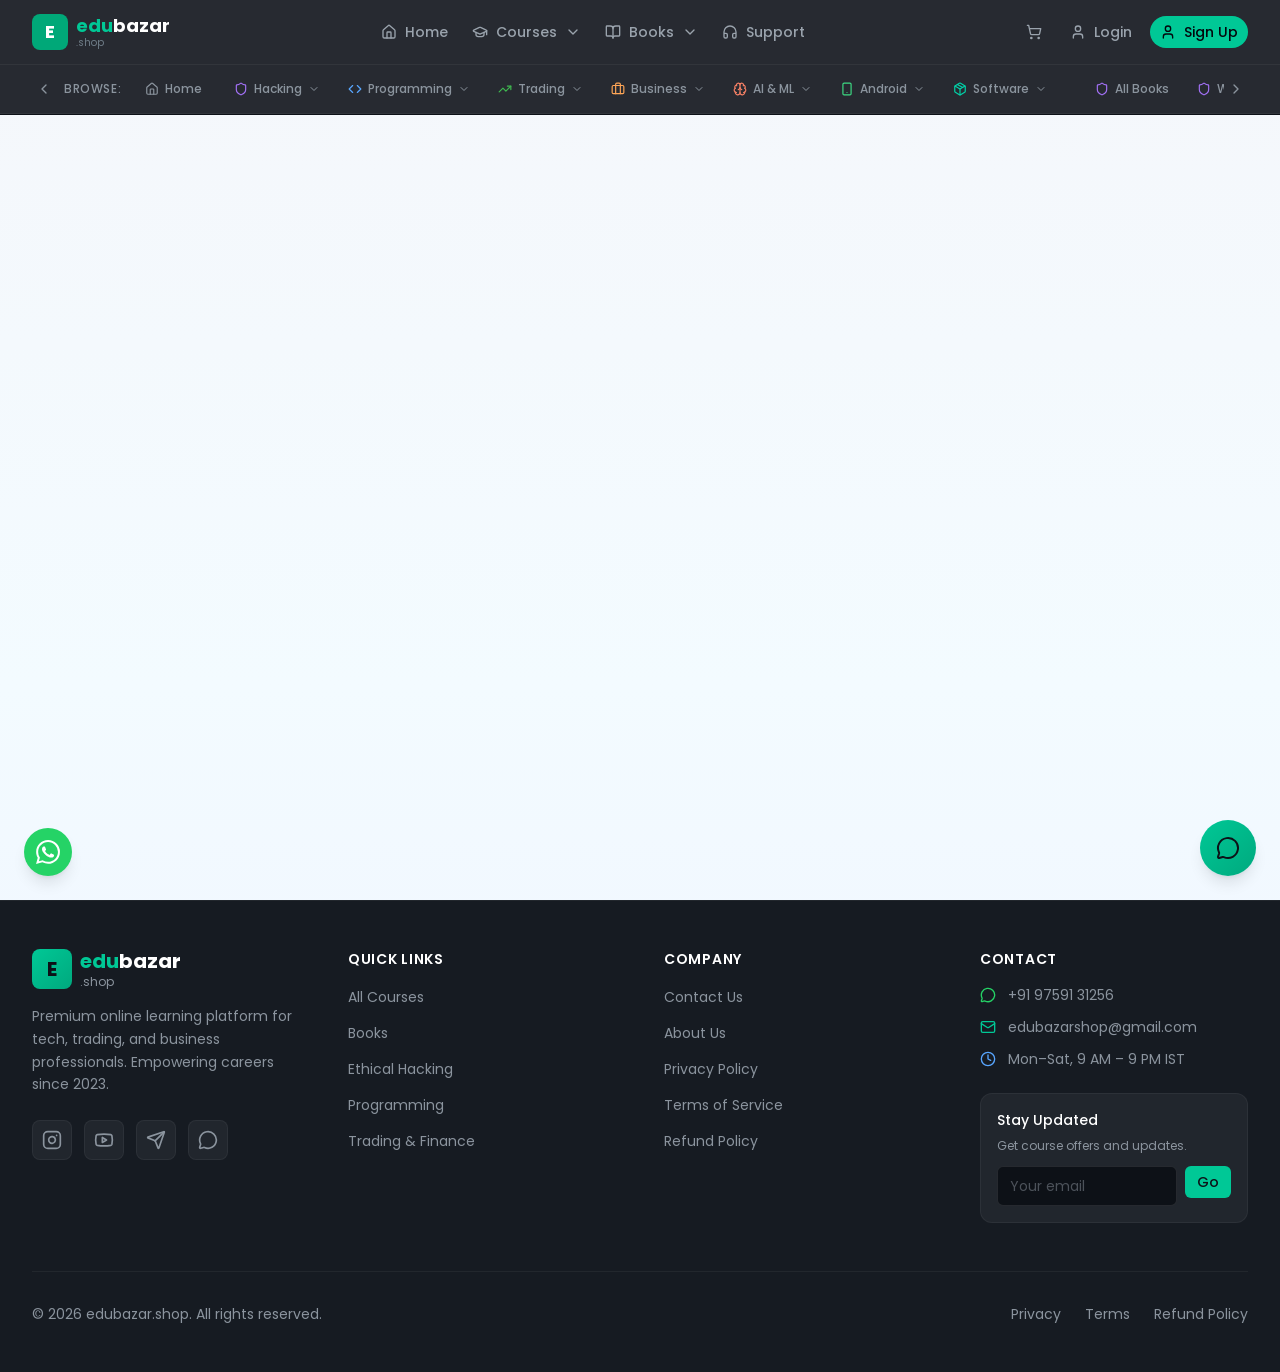
<file: index.html>
<!doctype html>
<html lang="en">
  <head>
    <meta charset="UTF-8" />
    <meta name="viewport" content="width=device-width, initial-scale=1.0, maximum-scale=1.0, user-scalable=no" />
    <meta name="description" content="EduBazar.shop offers premium hacking, programming, trading, business and AI courses with lifetime downloads, Razorpay-secured payments and completion certificates." />
    <meta name="keywords" content="online courses, ethical hacking, programming, trading, business, AI, machine learning, web development" />
    <meta name="author" content="edubazar.shop" />
    <meta name="theme-color" content="#0d1117" />
    <meta name="apple-mobile-web-app-capable" content="yes" />
    <meta name="apple-mobile-web-app-status-bar-style" content="black-translucent" />
    
    <link rel="canonical" href="https://edubazar.shop" />

    <!-- Open Graph / Social Media -->
    <meta property="og:type" content="website" />
    <meta property="og:title" content="EduBazar.shop | Hacking, Programming, Trading & AI Courses" />
    <meta property="og:description" content="Master high-income skills with instant downloads, Razorpay-secured checkout, and completion certificates." />
    <meta property="og:site_name" content="edubazar.shop" />
    <meta property="og:url" content="https://edubazar.shop" />
    <meta property="og:image" content="https://cdn.edubazar.shop/og/edubazar-cover.png" />
    
    <!-- Twitter -->
    <meta name="twitter:card" content="summary_large_image" />
    <meta name="twitter:title" content="EduBazar.shop | Hacking, Programming, Trading & AI Courses" />
    <meta name="twitter:description" content="Master Hacking, Programming, Trading, Business & AI with expert-led courses." />
    <meta name="twitter:image" content="https://cdn.edubazar.shop/og/edubazar-cover.png" />
    
    <!-- Favicon -->
    <link rel="icon" type="image/svg+xml" href="data:image/svg+xml,%3Csvg xmlns='http://www.w3.org/2000/svg' viewBox='0 0 100 100'%3E%3Crect width='100' height='100' rx='20' fill='%2300c896'/%3E%3Ctext x='50' y='70' font-size='60' font-weight='bold' text-anchor='middle' fill='%230d1117'%3EE%3C/text%3E%3C/svg%3E" />
    
    <!-- Fonts -->
    <link rel="preconnect" href="https://fonts.googleapis.com" />
    <link rel="preconnect" href="https://fonts.gstatic.com" crossorigin />
    <link href="https://fonts.googleapis.com/css2?family=Inter:wght@300;400;500;600;700;800&family=Poppins:wght@400;500;600;700&display=swap" rel="stylesheet" />
    
    <title>EduBazar.shop | Hacking, Programming, Trading & AI Courses</title>
    
    <!-- Razorpay -->
    <script src="https://checkout.razorpay.com/v1/checkout.js" async></script>
    <script type="module" crossorigin src="/assets/index-De7fOrXf.js"></script>
    <link rel="stylesheet" crossorigin href="/assets/index-BtYC1a4a.css">
  </head>
  <body>
    <div id="root"></div>
  </body>
</html>
</file>
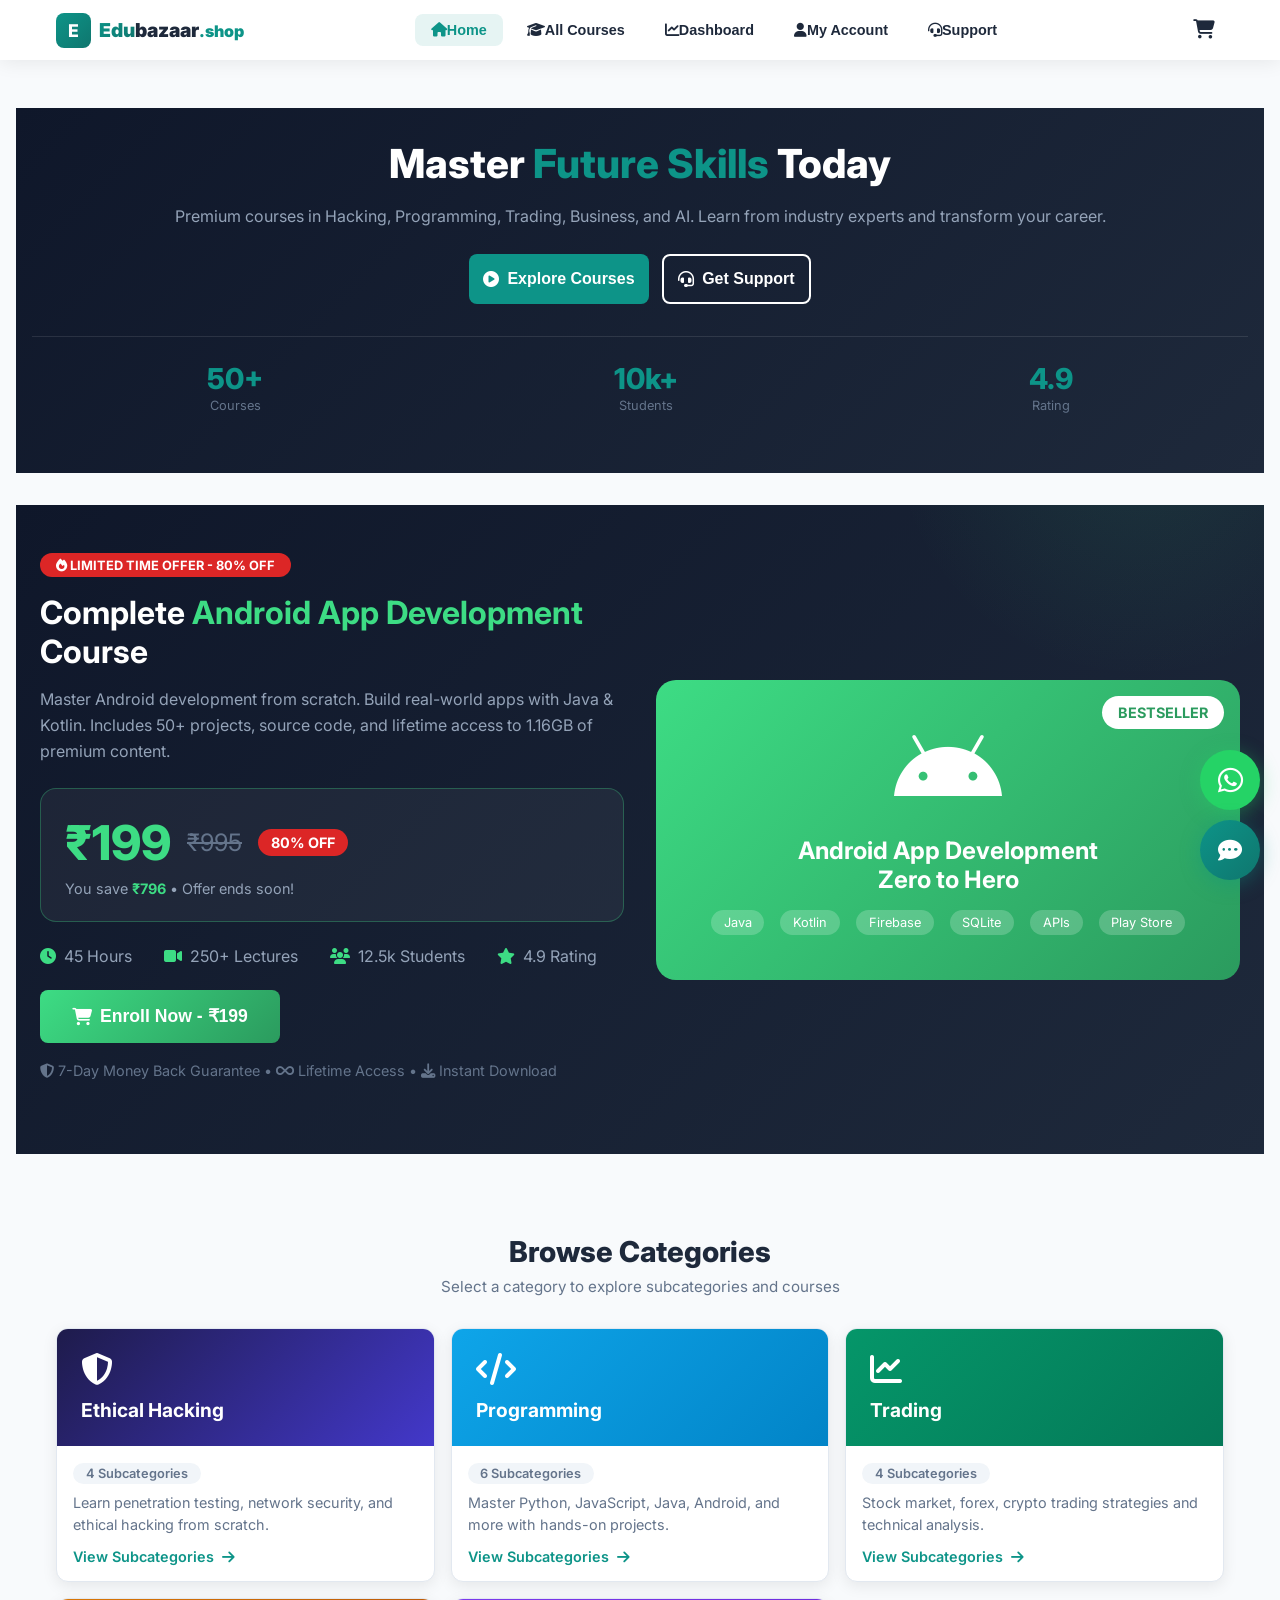
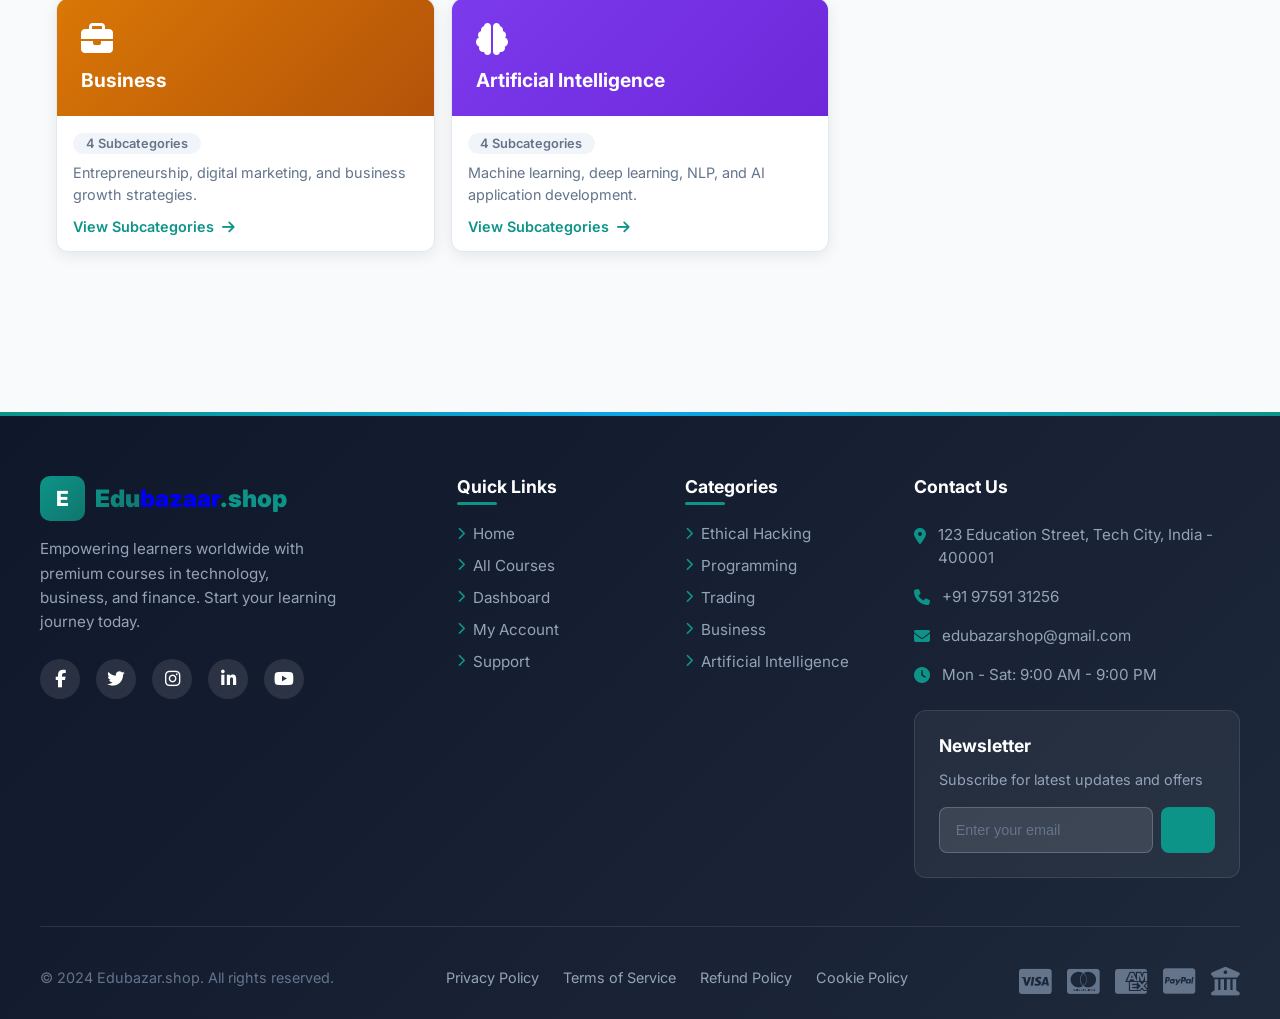
<file: indexx.html>
<!DOCTYPE html>
<html lang="en">
<head>
    <meta charset="UTF-8">
    <meta name="viewport" content="width=device-width, initial-scale=1.0, maximum-scale=1.0, user-scalable=no">
    <meta name="description" content="Edubazar.shop - Premium Online Courses in Hacking, Programming, Trading, Business, and AI">
    <title>Edubazar.shop - Premium Online Courses</title>
    <link href="https://fonts.googleapis.com/css2?family=Inter:wght@300;400;500;600;700;800;900&display=swap" rel="stylesheet">
    <link rel="stylesheet" href="https://cdnjs.cloudflare.com/ajax/libs/font-awesome/6.4.0/css/all.min.css">
    <script src="https://checkout.razorpay.com/v1/checkout.js"></script>
    <style>
        * { margin: 0; padding: 0; box-sizing: border-box; }
        
        :root {
            --primary: #0d9488;
            --primary-dark: #0f766e;
            --secondary: #1e293b;
            --accent: #0ea5e9;
            --dark: #0f172a;
            --light: #f8fafc;
            --gray: #64748b;
            --danger: #ef4444;
            --success: #10b981;
            --whatsapp: #25D366;
            --android: #3ddc84;
        }

        html, body {
            font-family: 'Inter', sans-serif;
            background: var(--light);
            color: var(--secondary);
            overflow-x: hidden;
            width: 100%;
            max-width: 100vw;
            -webkit-text-size-adjust: 100%;
        }

        header {
            position: fixed;
            top: 0;
            left: 0;
            right: 0;
            height: 60px;
            background: rgba(255, 255, 255, 0.98);
            backdrop-filter: blur(20px);
            -webkit-backdrop-filter: blur(20px);
            z-index: 1000;
            box-shadow: 0 2px 20px rgba(0, 0, 0, 0.08);
            width: 100%;
        }

        .header-container {
            width: 100%;
            max-width: 1200px;
            margin: 0 auto;
            height: 100%;
            display: flex;
            align-items: center;
            justify-content: space-between;
            padding: 0 1rem;
        }

        .logo {
            display: flex;
            align-items: center;
            gap: 8px;
            text-decoration: none;
            height: 100%;
            cursor: pointer;
            -webkit-tap-highlight-color: transparent;
        }

        .logo-icon {
            width: 35px;
            height: 35px;
            background: linear-gradient(135deg, var(--primary) 0%, var(--primary-dark) 100%);
            border-radius: 8px;
            display: flex;
            align-items: center;
            justify-content: center;
            color: white;
            font-size: 1.1rem;
            font-weight: 800;
        }

        .logo-text {
            font-size: 1.2rem;
            font-weight: 900;
            color: var(--secondary);
        }

        .logo-text .edu {
            background: linear-gradient(135deg, var(--primary) 0%, var(--primary-dark) 100%);
            -webkit-background-clip: text;
            -webkit-text-fill-color: transparent;
        }

        .logo-text .shop { color: var(--primary); font-size: 1rem; }

        .main-nav {
            display: none;
            position: fixed;
            top: 60px;
            left: 0;
            right: 0;
            background: white;
            box-shadow: 0 10px 40px rgba(0,0,0,0.1);
            padding: 1rem;
            z-index: 999;
        }

        .main-nav.active { display: block; }

        .nav-menu {
            display: flex;
            flex-direction: column;
            list-style: none;
            gap: 0.5rem;
        }

        .nav-link {
            text-decoration: none;
            color: var(--secondary);
            font-weight: 600;
            font-size: 1rem;
            padding: 0.8rem 1rem;
            border-radius: 8px;
            transition: all 0.3s;
            display: flex;
            align-items: center;
            justify-content: space-between;
            cursor: pointer;
            background: none;
            border: none;
            width: 100%;
            text-align: left;
            -webkit-tap-highlight-color: transparent;
        }

        .nav-link:hover, .nav-link.active {
            color: var(--primary);
            background: rgba(13, 148, 136, 0.1);
        }

        .header-actions {
            display: flex;
            align-items: center;
            gap: 0.8rem;
        }

        .cart-btn {
            position: relative;
            background: none;
            border: none;
            font-size: 1.2rem;
            color: var(--secondary);
            cursor: pointer;
            padding: 0.5rem;
            width: 40px;
            height: 40px;
            display: flex;
            align-items: center;
            justify-content: center;
            -webkit-tap-highlight-color: transparent;
        }

        .cart-badge {
            position: absolute;
            top: 0;
            right: 0;
            background: var(--danger);
            color: white;
            font-size: 0.65rem;
            font-weight: 700;
            width: 18px;
            height: 18px;
            border-radius: 50%;
            display: flex;
            align-items: center;
            justify-content: center;
            border: 2px solid white;
        }

        .btn {
            padding: 0.6rem 1.2rem;
            border: none;
            border-radius: 8px;
            font-weight: 600;
            cursor: pointer;
            transition: all 0.3s;
            text-decoration: none;
            display: inline-flex;
            align-items: center;
            justify-content: center;
            gap: 0.5rem;
            font-size: 0.9rem;
            -webkit-tap-highlight-color: transparent;
        }

        .btn-primary {
            background: var(--primary);
            color: white;
        }

        .btn-success {
            background: var(--success);
            color: white;
        }

        .btn-danger {
            background: var(--danger);
            color: white;
        }

        .btn-outline {
            background: transparent;
            color: white;
            border: 2px solid white;
        }

        .btn-download {
            background: linear-gradient(135deg, #667eea 0%, #764ba2 100%);
            color: white;
        }

        .btn-whatsapp {
            background: var(--whatsapp);
            color: white;
        }

        .btn-android {
            background: linear-gradient(135deg, #3ddc84 0%, #2b9b5e 100%);
            color: white;
        }

        .mobile-toggle {
            display: flex;
            align-items: center;
            justify-content: center;
            font-size: 1.3rem;
            cursor: pointer;
            padding: 0.5rem;
            width: 40px;
            height: 40px;
            border-radius: 8px;
            background: none;
            border: none;
            -webkit-tap-highlight-color: transparent;
        }

        main {
            margin-top: 60px;
            width: 100%;
            min-height: calc(100vh - 60px);
        }

        .hero {
            background: linear-gradient(135deg, #0f172a 0%, #1e293b 100%);
            padding: 2rem 1rem;
            width: 100%;
            text-align: center;
        }

        .hero-content h1 {
            font-size: 1.8rem;
            font-weight: 800;
            color: white;
            line-height: 1.2;
            margin-bottom: 1rem;
        }

        .hero-content h1 span { color: var(--primary); }

        .hero-content p {
            font-size: 1rem;
            color: #94a3b8;
            margin-bottom: 1.5rem;
            line-height: 1.6;
        }

        .hero-buttons {
            display: flex;
            flex-direction: column;
            gap: 0.8rem;
            margin-bottom: 2rem;
        }

        .hero-buttons .btn {
            width: 100%;
            padding: 0.9rem;
            font-size: 1rem;
        }

        .hero-stats {
            display: flex;
            justify-content: space-around;
            padding-top: 1.5rem;
            border-top: 1px solid rgba(255, 255, 255, 0.1);
        }

        .stat h3 {
            font-size: 1.8rem;
            color: var(--primary);
            font-weight: 800;
        }

        .stat p {
            color: #64748b;
            font-size: 0.8rem;
        }

        .section {
            padding: 3rem 1rem;
            width: 100%;
            display: none;
        }

        .section.active {
            display: block;
        }

        .section-header {
            text-align: center;
            margin-bottom: 2rem;
        }

        .section-header h2 {
            font-size: 1.8rem;
            font-weight: 800;
            margin-bottom: 0.5rem;
        }

        .section-header p {
            color: var(--gray);
            font-size: 0.95rem;
        }

        .categories-grid {
            width: 100%;
            display: grid;
            grid-template-columns: 1fr;
            gap: 1rem;
        }

        .category-card {
            background: white;
            border-radius: 12px;
            overflow: hidden;
            box-shadow: 0 4px 15px rgba(0, 0, 0, 0.08);
            cursor: pointer;
            border: 1px solid #e2e8f0;
            transition: transform 0.3s;
            -webkit-tap-highlight-color: transparent;
        }

        .category-card:hover {
            transform: translateY(-5px);
        }

        .category-header {
            padding: 1.5rem;
            color: white;
        }

        .category-header.hacking { background: linear-gradient(135deg, #1e1b4b 0%, #4338ca 100%); }
        .category-header.programming { background: linear-gradient(135deg, #0ea5e9 0%, #0284c7 100%); }
        .category-header.trading { background: linear-gradient(135deg, #059669 0%, #047857 100%); }
        .category-header.business { background: linear-gradient(135deg, #d97706 0%, #b45309 100%); }
        .category-header.ai { background: linear-gradient(135deg, #7c3aed 0%, #6d28d9 100%); }

        .category-header i {
            font-size: 2rem;
            margin-bottom: 0.8rem;
        }

        .category-header h3 {
            font-size: 1.2rem;
            font-weight: 700;
        }

        .category-body {
            padding: 1rem;
        }

        .course-count {
            display: inline-block;
            background: #f1f5f9;
            padding: 0.2rem 0.8rem;
            border-radius: 50px;
            font-size: 0.8rem;
            font-weight: 600;
            color: var(--gray);
            margin-bottom: 0.5rem;
        }

        .category-body p {
            color: var(--gray);
            font-size: 0.9rem;
            line-height: 1.5;
            margin-bottom: 0.8rem;
        }

        .explore-link {
            color: var(--primary);
            font-weight: 600;
            text-decoration: none;
            display: flex;
            align-items: center;
            gap: 0.5rem;
            font-size: 0.9rem;
        }

        .subcategories {
            display: none;
            padding: 1rem;
            background: #f8fafc;
            border-top: 1px solid #e2e8f0;
        }

        .subcategories.active {
            display: block;
        }

        .subcategory-item {
            padding: 0.8rem;
            margin-bottom: 0.5rem;
            background: white;
            border-radius: 8px;
            cursor: pointer;
            transition: all 0.3s;
            border-left: 3px solid var(--primary);
        }

        .subcategory-item:hover {
            background: var(--primary);
            color: white;
        }

        .courses-grid {
            display: grid;
            grid-template-columns: 1fr;
            gap: 1rem;
        }

        .course-card {
            background: white;
            border-radius: 12px;
            overflow: hidden;
            box-shadow: 0 4px 10px rgba(0, 0, 0, 0.08);
            border: 1px solid #e2e8f0;
            position: relative;
            transition: transform 0.3s;
        }

        .course-card:hover {
            transform: translateY(-5px);
        }

        .course-image-wrapper {
            position: relative;
            height: 150px;
            overflow: hidden;
        }

        .course-badge {
            position: absolute;
            top: 0.8rem;
            left: 0.8rem;
            background: var(--primary);
            color: white;
            padding: 0.2rem 0.6rem;
            border-radius: 50px;
            font-size: 0.7rem;
            font-weight: 700;
            z-index: 2;
        }

        .course-badge.purchased {
            background: var(--success);
        }

        .course-badge.hot {
            background: linear-gradient(135deg, #f59e0b 0%, #d97706 100%);
        }

        .course-image {
            width: 100%;
            height: 100%;
            display: flex;
            align-items: center;
            justify-content: center;
            color: white;
            font-size: 2.5rem;
        }

        .course-image.hacking { background: linear-gradient(135deg, #1e1b4b 0%, #4338ca 100%); }
        .course-image.programming { background: linear-gradient(135deg, #0ea5e9 0%, #0284c7 100%); }
        .course-image.trading { background: linear-gradient(135deg, #059669 0%, #047857 100%); }
        .course-image.business { background: linear-gradient(135deg, #d97706 0%, #b45309 100%); }
        .course-image.ai { background: linear-gradient(135deg, #7c3aed 0%, #6d28d9 100%); }
        .course-image.android { background: linear-gradient(135deg, #3ddc84 0%, #2b9b5e 100%); }

        .course-content {
            padding: 1rem;
        }

        .course-category {
            font-size: 0.75rem;
            color: var(--primary);
            font-weight: 600;
            text-transform: uppercase;
            margin-bottom: 0.3rem;
        }

        .course-title {
            font-size: 1rem;
            font-weight: 700;
            margin-bottom: 0.5rem;
            line-height: 1.4;
        }

        .course-meta {
            display: flex;
            align-items: center;
            gap: 0.8rem;
            margin-bottom: 0.8rem;
            font-size: 0.8rem;
            color: var(--gray);
            flex-wrap: wrap;
        }

        .course-meta i {
            color: var(--primary);
            font-size: 0.8rem;
        }

        .course-footer {
            display: flex;
            justify-content: space-between;
            align-items: center;
            padding-top: 0.8rem;
            border-top: 1px solid #e2e8f0;
            flex-wrap: wrap;
            gap: 0.5rem;
        }

        .current-price {
            font-size: 1.2rem;
            font-weight: 800;
            color: var(--secondary);
        }

        .original-price {
            font-size: 0.8rem;
            color: var(--gray);
            text-decoration: line-through;
        }

        .discount-badge {
            background: #fef3c7;
            color: #d97706;
            padding: 0.2rem 0.6rem;
            border-radius: 50px;
            font-size: 0.7rem;
            font-weight: 700;
        }

        .buy-btn {
            background: var(--primary);
            color: white;
            border: none;
            padding: 0.5rem 1rem;
            border-radius: 6px;
            cursor: pointer;
            font-weight: 600;
            font-size: 0.85rem;
            width: 100%;
            margin-top: 0.5rem;
            transition: all 0.3s;
            -webkit-tap-highlight-color: transparent;
        }

        .buy-btn:hover {
            background: var(--primary-dark);
        }

        .buy-btn:disabled {
            background: var(--gray);
            cursor: not-allowed;
        }

        .download-btn {
            background: linear-gradient(135deg, #667eea 0%, #764ba2 100%);
            color: white;
            border: none;
            padding: 0.5rem 1rem;
            border-radius: 6px;
            cursor: pointer;
            font-weight: 600;
            font-size: 0.85rem;
            width: 100%;
            margin-top: 0.5rem;
            display: flex;
            align-items: center;
            justify-content: center;
            gap: 0.5rem;
            text-decoration: none;
            -webkit-tap-highlight-color: transparent;
        }

        .account-section {
            padding: 1rem;
            max-width: 1200px;
            margin: 0 auto;
        }

        .account-header {
            background: linear-gradient(135deg, var(--primary) 0%, var(--primary-dark) 100%);
            color: white;
            padding: 2rem;
            border-radius: 12px;
            margin-bottom: 2rem;
            text-align: center;
        }

        .account-header h1 {
            font-size: 1.5rem;
            margin-bottom: 0.5rem;
        }

        .account-stats {
            display: flex;
            justify-content: center;
            gap: 2rem;
            margin-top: 1rem;
        }

        .account-stat {
            text-align: center;
        }

        .account-stat h3 {
            font-size: 1.5rem;
            font-weight: 800;
        }

        .account-stat p {
            font-size: 0.8rem;
            opacity: 0.9;
        }

        .purchased-courses {
            background: white;
            border-radius: 12px;
            padding: 1.5rem;
            box-shadow: 0 4px 10px rgba(0, 0, 0, 0.08);
        }

        .purchased-courses h2 {
            margin-bottom: 1rem;
            font-size: 1.2rem;
        }

        .purchased-item {
            display: flex;
            align-items: center;
            gap: 1rem;
            padding: 1rem;
            border-bottom: 1px solid #e2e8f0;
        }

        .purchased-item:last-child {
            border-bottom: none;
        }

        .purchased-icon {
            width: 50px;
            height: 50px;
            border-radius: 8px;
            display: flex;
            align-items: center;
            justify-content: center;
            color: white;
            font-size: 1.2rem;
        }

        .purchased-details {
            flex: 1;
        }

        .purchased-details h4 {
            font-size: 0.95rem;
            margin-bottom: 0.2rem;
        }

        .purchased-details p {
            font-size: 0.8rem;
            color: var(--gray);
        }

        .cart-section {
            padding: 1rem;
            width: 100%;
            max-width: 800px;
            margin: 0 auto;
        }

        .cart-header {
            margin-bottom: 1.5rem;
        }

        .cart-header h1 {
            font-size: 1.5rem;
            font-weight: 800;
        }

        .cart-items {
            background: white;
            border-radius: 12px;
            padding: 1rem;
            box-shadow: 0 4px 10px rgba(0, 0, 0, 0.08);
            margin-bottom: 1rem;
        }

        .cart-item {
            display: flex;
            gap: 1rem;
            padding: 1rem 0;
            border-bottom: 1px solid #e2e8f0;
            align-items: center;
        }

        .cart-item:last-child {
            border-bottom: none;
        }

        .cart-item-image {
            width: 70px;
            height: 50px;
            border-radius: 6px;
            display: flex;
            align-items: center;
            justify-content: center;
            color: white;
            font-size: 1.2rem;
            flex-shrink: 0;
        }

        .cart-item-details {
            flex: 1;
            min-width: 0;
        }

        .cart-item-title {
            font-weight: 700;
            font-size: 0.95rem;
            white-space: nowrap;
            overflow: hidden;
            text-overflow: ellipsis;
        }

        .cart-item-category {
            color: var(--gray);
            font-size: 0.75rem;
        }

        .cart-item-price {
            font-weight: 800;
            color: var(--primary);
            font-size: 1rem;
        }

        .remove-btn {
            background: none;
            border: none;
            color: var(--danger);
            cursor: pointer;
            font-size: 1rem;
            padding: 0.5rem;
            -webkit-tap-highlight-color: transparent;
        }

        .cart-summary {
            background: white;
            border-radius: 12px;
            padding: 1rem;
            box-shadow: 0 4px 10px rgba(0, 0, 0, 0.08);
        }

        .cart-summary h3 {
            font-size: 1.1rem;
            margin-bottom: 1rem;
            padding-bottom: 0.8rem;
            border-bottom: 2px solid #e2e8f0;
        }

        .summary-row {
            display: flex;
            justify-content: space-between;
            margin-bottom: 0.8rem;
            color: var(--gray);
            font-size: 0.9rem;
        }

        .summary-row.total {
            font-size: 1.1rem;
            font-weight: 800;
            color: var(--secondary);
            padding-top: 0.8rem;
            border-top: 2px solid #e2e8f0;
        }

        .checkout-btn {
            width: 100%;
            margin-top: 1rem;
            padding: 0.9rem;
            font-size: 1rem;
            background: var(--success);
            color: white;
            border: none;
            border-radius: 8px;
            font-weight: 700;
            cursor: pointer;
            transition: all 0.3s;
        }

        .checkout-btn:hover {
            background: #059669;
        }

        .checkout-btn:disabled {
            background: var(--gray);
            cursor: not-allowed;
        }

        .empty-cart {
            text-align: center;
            padding: 3rem 1rem;
            color: var(--gray);
        }

        .empty-cart i {
            font-size: 3rem;
            margin-bottom: 1rem;
            color: #cbd5e1;
        }

        /* Support Section Styles */
        .support-section {
            padding: 2rem 1rem;
            max-width: 800px;
            margin: 0 auto;
        }

        .support-card {
            background: white;
            border-radius: 12px;
            padding: 1.5rem;
            margin-bottom: 1.5rem;
            box-shadow: 0 4px 10px rgba(0, 0, 0, 0.08);
            text-align: center;
        }

        .support-card i {
            font-size: 2.5rem;
            color: var(--primary);
            margin-bottom: 1rem;
        }

        .support-card h3 {
            margin-bottom: 0.5rem;
            color: var(--secondary);
        }

        .support-card p {
            color: var(--gray);
            margin-bottom: 1rem;
            font-size: 0.9rem;
        }

        .support-btn {
            display: inline-flex;
            align-items: center;
            gap: 0.5rem;
            padding: 0.8rem 1.5rem;
            border-radius: 8px;
            text-decoration: none;
            font-weight: 600;
            transition: all 0.3s;
        }

        .support-btn.email {
            background: var(--primary);
            color: white;
        }

        .support-btn.whatsapp {
            background: var(--whatsapp);
            color: white;
        }

        .support-btn:hover {
            transform: translateY(-2px);
            box-shadow: 0 4px 12px rgba(0,0,0,0.15);
        }

        .support-grid {
            display: grid;
            grid-template-columns: 1fr;
            gap: 1rem;
        }

        /* AI Chatbot Styles */
        .chat-widget {
            position: fixed;
            bottom: 20px;
            right: 20px;
            z-index: 9999;
            font-family: 'Inter', sans-serif;
        }

        .chat-button {
            width: 60px;
            height: 60px;
            border-radius: 50%;
            background: linear-gradient(135deg, var(--primary) 0%, var(--primary-dark) 100%);
            color: white;
            border: none;
            cursor: pointer;
            box-shadow: 0 4px 20px rgba(13, 148, 136, 0.4);
            display: flex;
            align-items: center;
            justify-content: center;
            font-size: 1.5rem;
            transition: all 0.3s;
            position: relative;
        }

        .chat-button:hover {
            transform: scale(1.1);
        }

        .chat-button.pulse {
            animation: pulse 2s infinite;
        }

        @keyframes pulse {
            0% { box-shadow: 0 0 0 0 rgba(13, 148, 136, 0.7); }
            70% { box-shadow: 0 0 0 20px rgba(13, 148, 136, 0); }
            100% { box-shadow: 0 0 0 0 rgba(13, 148, 136, 0); }
        }

        .chat-container {
            position: absolute;
            bottom: 80px;
            right: 0;
            width: 350px;
            height: 500px;
            background: white;
            border-radius: 20px;
            box-shadow: 0 10px 40px rgba(0,0,0,0.2);
            display: none;
            flex-direction: column;
            overflow: hidden;
            border: 1px solid #e2e8f0;
        }

        .chat-container.active {
            display: flex;
        }

        .chat-header {
            background: linear-gradient(135deg, var(--primary) 0%, var(--primary-dark) 100%);
            color: white;
            padding: 1rem;
            display: flex;
            align-items: center;
            justify-content: space-between;
        }

        .chat-header-info {
            display: flex;
            align-items: center;
            gap: 0.8rem;
        }

        .chat-avatar {
            width: 40px;
            height: 40px;
            background: rgba(255,255,255,0.2);
            border-radius: 50%;
            display: flex;
            align-items: center;
            justify-content: center;
            font-size: 1.2rem;
        }

        .chat-header-text h4 {
            font-size: 1rem;
            margin-bottom: 0.2rem;
        }

        .chat-header-text p {
            font-size: 0.75rem;
            opacity: 0.9;
        }

        .chat-close {
            background: none;
            border: none;
            color: white;
            font-size: 1.2rem;
            cursor: pointer;
            padding: 0.5rem;
        }

        .chat-messages {
            flex: 1;
            overflow-y: auto;
            padding: 1rem;
            background: #f8fafc;
            display: flex;
            flex-direction: column;
            gap: 1rem;
        }

        .message {
            max-width: 80%;
            padding: 0.8rem 1rem;
            border-radius: 15px;
            font-size: 0.9rem;
            line-height: 1.4;
            animation: fadeIn 0.3s ease;
        }

        @keyframes fadeIn {
            from { opacity: 0; transform: translateY(10px); }
            to { opacity: 1; transform: translateY(0); }
        }

        .message.bot {
            background: white;
            color: var(--secondary);
            align-self: flex-start;
            border-bottom-left-radius: 5px;
            box-shadow: 0 2px 8px rgba(0,0,0,0.1);
        }

        .message.user {
            background: var(--primary);
            color: white;
            align-self: flex-end;
            border-bottom-right-radius: 5px;
        }

        .message-time {
            font-size: 0.7rem;
            opacity: 0.7;
            margin-top: 0.3rem;
            text-align: right;
        }

        .chat-input-area {
            padding: 1rem;
            background: white;
            border-top: 1px solid #e2e8f0;
            display: flex;
            gap: 0.5rem;
        }

        .chat-input {
            flex: 1;
            padding: 0.8rem 1rem;
            border: 1px solid #e2e8f0;
            border-radius: 25px;
            outline: none;
            font-family: inherit;
            font-size: 0.9rem;
        }

        .chat-input:focus {
            border-color: var(--primary);
        }

        .chat-send {
            width: 40px;
            height: 40px;
            border-radius: 50%;
            background: var(--primary);
            color: white;
            border: none;
            cursor: pointer;
            display: flex;
            align-items: center;
            justify-content: center;
            transition: all 0.3s;
        }

        .chat-send:hover {
            background: var(--primary-dark);
            transform: scale(1.05);
        }

        .typing-indicator {
            display: flex;
            gap: 0.3rem;
            padding: 0.5rem 1rem;
            align-self: flex-start;
            background: white;
            border-radius: 15px;
            border-bottom-left-radius: 5px;
            box-shadow: 0 2px 8px rgba(0,0,0,0.1);
        }

        .typing-dot {
            width: 8px;
            height: 8px;
            background: var(--gray);
            border-radius: 50%;
            animation: typing 1.4s infinite;
        }

        .typing-dot:nth-child(2) { animation-delay: 0.2s; }
        .typing-dot:nth-child(3) { animation-delay: 0.4s; }

        @keyframes typing {
            0%, 60%, 100% { transform: translateY(0); }
            30% { transform: translateY(-10px); }
        }

        .quick-replies {
            display: flex;
            flex-wrap: wrap;
            gap: 0.5rem;
            padding: 0 1rem 1rem;
            background: #f8fafc;
        }

        .quick-reply {
            padding: 0.5rem 1rem;
            background: white;
            border: 1px solid var(--primary);
            color: var(--primary);
            border-radius: 20px;
            font-size: 0.8rem;
            cursor: pointer;
            transition: all 0.3s;
        }

        .quick-reply:hover {
            background: var(--primary);
            color: white;
        }

        /* WhatsApp Float Button */
        .whatsapp-float {
            position: fixed;
            bottom: 90px;
            right: 20px;
            width: 60px;
            height: 60px;
            background: var(--whatsapp);
            color: white;
            border-radius: 50%;
            display: flex;
            align-items: center;
            justify-content: center;
            font-size: 1.8rem;
            cursor: pointer;
            box-shadow: 0 4px 20px rgba(37, 211, 102, 0.4);
            z-index: 9998;
            text-decoration: none;
            transition: all 0.3s;
            animation: pulse-whatsapp 2s infinite;
        }

        @keyframes pulse-whatsapp {
            0% { box-shadow: 0 0 0 0 rgba(37, 211, 102, 0.7); }
            70% { box-shadow: 0 0 0 20px rgba(37, 211, 102, 0); }
            100% { box-shadow: 0 0 0 0 rgba(37, 211, 102, 0); }
        }

        .whatsapp-float:hover {
            transform: scale(1.1);
        }

        /* Dashboard Styles */
        .dashboard-grid {
            display: grid;
            grid-template-columns: 1fr;
            gap: 1rem;
            max-width: 1200px;
            margin: 0 auto;
        }

        .dashboard-card {
            background: white;
            border-radius: 12px;
            padding: 1.5rem;
            box-shadow: 0 4px 10px rgba(0, 0, 0, 0.08);
            border: 1px solid #e2e8f0;
        }

        .dashboard-card h3 {
            font-size: 1.1rem;
            margin-bottom: 1rem;
            color: var(--secondary);
            display: flex;
            align-items: center;
            gap: 0.5rem;
        }

        .dashboard-stat {
            display: flex;
            align-items: center;
            justify-content: space-between;
            padding: 1rem;
            background: #f8fafc;
            border-radius: 8px;
            margin-bottom: 0.5rem;
        }

        .dashboard-stat-value {
            font-size: 1.5rem;
            font-weight: 800;
            color: var(--primary);
        }

        .dashboard-stat-label {
            font-size: 0.85rem;
            color: var(--gray);
        }

        .progress-bar {
            width: 100%;
            height: 8px;
            background: #e2e8f0;
            border-radius: 4px;
            overflow: hidden;
            margin-top: 0.5rem;
        }

        .progress-fill {
            height: 100%;
            background: var(--primary);
            border-radius: 4px;
            transition: width 0.3s;
        }

        /* Modern Footer Styles */
        .footer {
            background: linear-gradient(135deg, #0f172a 0%, #1e293b 100%);
            color: white;
            padding: 4rem 1rem 1.5rem;
            margin-top: 4rem;
            position: relative;
            overflow: hidden;
        }

        .footer::before {
            content: '';
            position: absolute;
            top: 0;
            left: 0;
            right: 0;
            height: 4px;
            background: linear-gradient(90deg, var(--primary), var(--accent), var(--primary));
        }

        .footer-container {
            max-width: 1200px;
            margin: 0 auto;
            display: grid;
            grid-template-columns: 1fr;
            gap: 2.5rem;
            position: relative;
            z-index: 1;
        }

        .footer-brand {
            text-align: center;
        }

        .footer-logo {
            display: flex;
            align-items: center;
            justify-content: center;
            gap: 10px;
            margin-bottom: 1rem;
            text-decoration: none;
        }

        .footer-logo-icon {
            width: 45px;
            height: 45px;
            background: linear-gradient(135deg, var(--primary) 0%, var(--primary-dark) 100%);
            border-radius: 10px;
            display: flex;
            align-items: center;
            justify-content: center;
            color: white;
            font-size: 1.3rem;
            font-weight: 800;
        }

        .footer-logo-text {
            font-size: 1.5rem;
            font-weight: 900;
        }

        .footer-logo-text .edu {
            background: linear-gradient(135deg, var(--primary) 0%, var(--primary-dark) 100%);
            -webkit-background-clip: text;
            -webkit-text-fill-color: transparent;
        }

        .footer-brand p {
            color: #94a3b8;
            font-size: 0.95rem;
            line-height: 1.6;
            max-width: 300px;
            margin: 0 auto 1.5rem;
        }

        .footer-social {
            display: flex;
            justify-content: center;
            gap: 1rem;
        }

        .footer-social a {
            width: 40px;
            height: 40px;
            background: rgba(255,255,255,0.1);
            border-radius: 50%;
            display: flex;
            align-items: center;
            justify-content: center;
            color: white;
            text-decoration: none;
            transition: all 0.3s;
            font-size: 1.1rem;
        }

        .footer-social a:hover {
            background: var(--primary);
            transform: translateY(-3px);
        }

        .footer-links h4 {
            font-size: 1.1rem;
            margin-bottom: 1.2rem;
            color: white;
            position: relative;
            padding-bottom: 0.5rem;
        }

        .footer-links h4::after {
            content: '';
            position: absolute;
            bottom: 0;
            left: 0;
            width: 40px;
            height: 3px;
            background: var(--primary);
            border-radius: 2px;
        }

        .footer-links ul {
            list-style: none;
        }

        .footer-links li {
            margin-bottom: 0.8rem;
        }

        .footer-links a {
            color: #94a3b8;
            text-decoration: none;
            font-size: 0.95rem;
            transition: all 0.3s;
            display: flex;
            align-items: center;
            gap: 0.5rem;
        }

        .footer-links a:hover {
            color: var(--primary);
            padding-left: 5px;
        }

        .footer-links a i {
            font-size: 0.8rem;
            color: var(--primary);
        }

        .footer-contact p {
            color: #94a3b8;
            font-size: 0.95rem;
            margin-bottom: 1rem;
            display: flex;
            align-items: flex-start;
            gap: 0.8rem;
            line-height: 1.5;
        }

        .footer-contact i {
            color: var(--primary);
            margin-top: 0.2rem;
            font-size: 1rem;
        }

        .footer-newsletter {
            background: rgba(255,255,255,0.05);
            padding: 1.5rem;
            border-radius: 12px;
            border: 1px solid rgba(255,255,255,0.1);
        }

        .footer-newsletter h4 {
            font-size: 1.1rem;
            margin-bottom: 0.8rem;
            color: white;
        }

        .footer-newsletter p {
            color: #94a3b8;
            font-size: 0.9rem;
            margin-bottom: 1rem;
        }

        .newsletter-form {
            display: flex;
            gap: 0.5rem;
        }

        .newsletter-input {
            flex: 1;
            padding: 0.8rem 1rem;
            border: 1px solid rgba(255,255,255,0.2);
            background: rgba(255,255,255,0.1);
            border-radius: 8px;
            color: white;
            font-size: 0.9rem;
            outline: none;
        }

        .newsletter-input::placeholder {
            color: #64748b;
        }

        .newsletter-btn {
            padding: 0.8rem 1.2rem;
            background: var(--primary);
            color: white;
            border: none;
            border-radius: 8px;
            cursor: pointer;
            font-weight: 600;
            transition: all 0.3s;
        }

        .newsletter-btn:hover {
            background: var(--primary-dark);
        }

        .footer-bottom {
            max-width: 1200px;
            margin: 3rem auto 0;
            padding-top: 2rem;
            border-top: 1px solid rgba(255,255,255,0.1);
            display: flex;
            flex-direction: column;
            align-items: center;
            gap: 1rem;
            text-align: center;
        }

        .footer-bottom p {
            color: #64748b;
            font-size: 0.9rem;
        }

        .footer-bottom-links {
            display: flex;
            gap: 1.5rem;
            flex-wrap: wrap;
            justify-content: center;
        }

        .footer-bottom-links a {
            color: #94a3b8;
            text-decoration: none;
            font-size: 0.9rem;
            transition: color 0.3s;
        }

        .footer-bottom-links a:hover {
            color: var(--primary);
        }

        .payment-methods {
            display: flex;
            gap: 1rem;
            align-items: center;
            justify-content: center;
            margin-top: 0.5rem;
        }

        .payment-methods i {
            font-size: 1.8rem;
            color: #64748b;
            transition: color 0.3s;
        }

        .payment-methods i:hover {
            color: white;
        }

        /* Featured Android Course Banner */
        .android-featured {
            background: linear-gradient(135deg, #0f172a 0%, #1e293b 100%);
            padding: 3rem 1rem;
            margin: 2rem 0;
            position: relative;
            overflow: hidden;
        }

        .android-featured::before {
            content: '';
            position: absolute;
            top: -50%;
            right: -10%;
            width: 500px;
            height: 500px;
            background: radial-gradient(circle, rgba(61, 220, 132, 0.1) 0%, transparent 70%);
            border-radius: 50%;
        }

        .android-container {
            max-width: 1200px;
            margin: 0 auto;
            display: grid;
            grid-template-columns: 1fr;
            gap: 2rem;
            align-items: center;
            position: relative;
            z-index: 1;
        }

        .android-content h2 {
            color: white;
            font-size: 2rem;
            margin-bottom: 1rem;
        }

        .android-content h2 span {
            color: var(--android);
        }

        .android-content p {
            color: #94a3b8;
            margin-bottom: 1.5rem;
            line-height: 1.6;
        }

        .android-price-box {
            background: rgba(255,255,255,0.05);
            border: 1px solid rgba(61, 220, 132, 0.3);
            border-radius: 16px;
            padding: 1.5rem;
            margin-bottom: 1.5rem;
        }

        .android-price {
            display: flex;
            align-items: center;
            gap: 1rem;
            margin-bottom: 0.5rem;
        }

        .android-price .current {
            font-size: 3rem;
            font-weight: 800;
            color: var(--android);
        }

        .android-price .original {
            font-size: 1.5rem;
            color: #64748b;
            text-decoration: line-through;
        }

        .android-price .discount {
            background: #dc2626;
            color: white;
            padding: 0.3rem 0.8rem;
            border-radius: 50px;
            font-size: 0.9rem;
            font-weight: 700;
        }

        .android-savings {
            color: #94a3b8;
            font-size: 0.9rem;
        }

        .android-savings span {
            color: var(--android);
            font-weight: 700;
        }

        .android-stats {
            display: flex;
            gap: 2rem;
            margin-bottom: 1.5rem;
        }

        .android-stat {
            display: flex;
            align-items: center;
            gap: 0.5rem;
            color: #94a3b8;
        }

        .android-stat i {
            color: var(--android);
        }

        .android-image {
            background: linear-gradient(135deg, #3ddc84 0%, #2b9b5e 100%);
            border-radius: 20px;
            padding: 2rem;
            display: flex;
            flex-direction: column;
            align-items: center;
            justify-content: center;
            min-height: 300px;
            position: relative;
            overflow: hidden;
        }

        .android-image i {
            font-size: 6rem;
            color: white;
            margin-bottom: 1rem;
        }

        .android-image h3 {
            color: white;
            font-size: 1.5rem;
            text-align: center;
        }

        .android-badge {
            position: absolute;
            top: 1rem;
            right: 1rem;
            background: white;
            color: #2b9b5e;
            padding: 0.5rem 1rem;
            border-radius: 50px;
            font-weight: 700;
            font-size: 0.9rem;
        }

        .android-features {
            display: flex;
            gap: 1rem;
            margin-top: 1rem;
            flex-wrap: wrap;
            justify-content: center;
        }

        .android-feature {
            background: rgba(255,255,255,0.2);
            color: white;
            padding: 0.3rem 0.8rem;
            border-radius: 50px;
            font-size: 0.8rem;
        }

        @media (min-width: 640px) {
            .hero-content h1 { font-size: 2.5rem; }
            .hero-buttons { flex-direction: row; justify-content: center; }
            .hero-buttons .btn { width: auto; }
            .categories-grid { grid-template-columns: repeat(2, 1fr); }
            .courses-grid { grid-template-columns: repeat(2, 1fr); }
            .support-grid { grid-template-columns: repeat(2, 1fr); }
            .dashboard-grid { grid-template-columns: repeat(2, 1fr); }
            .footer-container { grid-template-columns: repeat(2, 1fr); }
            .footer-brand { text-align: left; }
            .footer-logo { justify-content: flex-start; }
            .footer-social { justify-content: flex-start; }
            .footer-brand p { margin: 0 0 1.5rem 0; }
            .android-container { grid-template-columns: 1fr 1fr; }
        }

        @media (min-width: 768px) {
            .mobile-toggle { display: none; }
            .main-nav {
                display: block;
                position: static;
                background: transparent;
                box-shadow: none;
                padding: 0;
            }
            .nav-menu {
                flex-direction: row;
                gap: 0.5rem;
            }
            .nav-link {
                padding: 0.5rem 1rem;
                font-size: 0.9rem;
            }
            .courses-grid { grid-template-columns: repeat(3, 1fr); }
            .footer-container { grid-template-columns: 2fr 1fr 1fr 1.5fr; }
            .footer-bottom {
                flex-direction: row;
                justify-content: space-between;
                text-align: left;
            }
        }

        @media (min-width: 1024px) {
            .categories-grid { grid-template-columns: repeat(3, 1fr); }
        }

        /* Toast Notification */
        .toast {
            position: fixed;
            bottom: 20px;
            left: 50%;
            transform: translateX(-50%) translateY(100px);
            background: var(--secondary);
            color: white;
            padding: 1rem 1.5rem;
            border-radius: 8px;
            font-weight: 600;
            z-index: 10000;
            opacity: 0;
            transition: all 0.3s;
            box-shadow: 0 4px 12px rgba(0,0,0,0.2);
        }

        .toast.show {
            transform: translateX(-50%) translateY(0);
            opacity: 1;
        }

        .toast.success { background: var(--success); }
        .toast.error { background: var(--danger); }

        /* Back Button */
        .back-btn {
            display: inline-flex;
            align-items: center;
            gap: 0.5rem;
            color: var(--primary);
            text-decoration: none;
            font-weight: 600;
            margin-bottom: 1rem;
            cursor: pointer;
        }
    </style>
</head>
<body>
    <header>
        <div class="header-container">
            <a href="#" class="logo" onclick="showSection('home')">
                <div class="logo-icon">E</div>
                <div class="logo-text"><span class="edu">Edu</span>bazaar<span class="shop">.shop</span></div>
            </a>
            
            <nav class="main-nav" id="mainNav">
                <ul class="nav-menu">
                    <li><button class="nav-link active" onclick="showSection('home')"><i class="fas fa-home"></i> Home</button></li>
                    <li><button class="nav-link" onclick="showSection('courses')"><i class="fas fa-graduation-cap"></i> All Courses</button></li>
                    <li><button class="nav-link" onclick="showSection('dashboard')"><i class="fas fa-chart-line"></i> Dashboard</button></li>
                    <li><button class="nav-link" onclick="showSection('account')"><i class="fas fa-user"></i> My Account</button></li>
                    <li><button class="nav-link" onclick="showSection('support')"><i class="fas fa-headset"></i> Support</button></li>
                </ul>
            </nav>

            <div class="header-actions">
                <button class="cart-btn" onclick="showSection('cart')">
                    <i class="fas fa-shopping-cart"></i>
                    <span class="cart-badge" id="cartBadge" style="display: none;">0</span>
                </button>
                <button class="mobile-toggle" onclick="toggleNav()">
                    <i class="fas fa-bars"></i>
                </button>
            </div>
        </div>
    </header>

    <main>
        <!-- Home Section -->
        <section id="home" class="section active">
            <div class="hero">
                <div class="hero-content">
                    <h1>Master <span>Future Skills</span> Today</h1>
                    <p>Premium courses in Hacking, Programming, Trading, Business, and AI. Learn from industry experts and transform your career.</p>
                    <div class="hero-buttons">
                        <button class="btn btn-primary" onclick="showSection('courses')">
                            <i class="fas fa-play-circle"></i> Explore Courses
                        </button>
                        <button class="btn btn-outline" onclick="showSection('support')">
                            <i class="fas fa-headset"></i> Get Support
                        </button>
                    </div>
                    <div class="hero-stats">
                        <div class="stat">
                            <h3>50+</h3>
                            <p>Courses</p>
                        </div>
                        <div class="stat">
                            <h3>10k+</h3>
                            <p>Students</p>
                        </div>
                        <div class="stat">
                            <h3>4.9</h3>
                            <p>Rating</p>
                        </div>
                    </div>
                </div>
            </div>

            <!-- Featured Android Course Section -->
            <div class="android-featured">
                <div class="android-container">
                    <div class="android-content">
                        <span style="display: inline-block; background: #dc2626; color: white; padding: 0.3rem 1rem; border-radius: 50px; font-size: 0.8rem; font-weight: 700; margin-bottom: 1rem; animation: pulse 2s infinite;">
                            <i class="fas fa-fire"></i> LIMITED TIME OFFER - 80% OFF
                        </span>
                        <h2>Complete <span>Android App Development</span> Course</h2>
                        <p>Master Android development from scratch. Build real-world apps with Java & Kotlin. Includes 50+ projects, source code, and lifetime access to 1.16GB of premium content.</p>
                        
                        <div class="android-price-box">
                            <div class="android-price">
                                <span class="current">₹199</span>
                                <span class="original">₹995</span>
                                <span class="discount">80% OFF</span>
                            </div>
                            <div class="android-savings">
                                You save <span>₹796</span> • Offer ends soon!
                            </div>
                        </div>

                        <div class="android-stats">
                            <div class="android-stat">
                                <i class="fas fa-clock"></i>
                                <span>45 Hours</span>
                            </div>
                            <div class="android-stat">
                                <i class="fas fa-video"></i>
                                <span>250+ Lectures</span>
                            </div>
                            <div class="android-stat">
                                <i class="fas fa-users"></i>
                                <span>12.5k Students</span>
                            </div>
                            <div class="android-stat">
                                <i class="fas fa-star"></i>
                                <span>4.9 Rating</span>
                            </div>
                        </div>

                        <button class="btn btn-android" style="padding: 1rem 2rem; font-size: 1.1rem;" onclick="addToCart(100)">
                            <i class="fas fa-shopping-cart"></i> Enroll Now - ₹199
                        </button>
                        <p style="color: #64748b; font-size: 0.9rem; margin-top: 1rem;">
                            <i class="fas fa-shield-alt"></i> 7-Day Money Back Guarantee • <i class="fas fa-infinity"></i> Lifetime Access • <i class="fas fa-download"></i> Instant Download
                        </p>
                    </div>

                    <div class="android-image">
                        <span class="android-badge">BESTSELLER</span>
                        <i class="fab fa-android"></i>
                        <h3>Android App Development<br>Zero to Hero</h3>
                        <div class="android-features">
                            <span class="android-feature">Java</span>
                            <span class="android-feature">Kotlin</span>
                            <span class="android-feature">Firebase</span>
                            <span class="android-feature">SQLite</span>
                            <span class="android-feature">APIs</span>
                            <span class="android-feature">Play Store</span>
                        </div>
                    </div>
                </div>
            </div>

            <div class="section-header" style="padding: 3rem 1rem 0;">
                <h2>Browse Categories</h2>
                <p>Select a category to explore subcategories and courses</p>
            </div>

            <div class="categories-grid" style="padding: 0 1rem 3rem; max-width: 1200px; margin: 0 auto;">
                <!-- Hacking Category -->
                <div class="category-card" onclick="toggleSubcategory('hacking')">
                    <div class="category-header hacking">
                        <i class="fas fa-shield-alt"></i>
                        <h3>Ethical Hacking</h3>
                    </div>
                    <div class="category-body">
                        <span class="course-count">4 Subcategories</span>
                        <p>Learn penetration testing, network security, and ethical hacking from scratch.</p>
                        <span class="explore-link">View Subcategories <i class="fas fa-arrow-right"></i></span>
                    </div>
                    <div class="subcategories" id="hacking-subs">
                        <div class="subcategory-item" onclick="event.stopPropagation(); showCoursesBySubcategory('hacking', 'penetration-testing')">
                            <i class="fas fa-bug"></i> Penetration Testing
                        </div>
                        <div class="subcategory-item" onclick="event.stopPropagation(); showCoursesBySubcategory('hacking', 'network-security')">
                            <i class="fas fa-network-wired"></i> Network Security
                        </div>
                        <div class="subcategory-item" onclick="event.stopPropagation(); showCoursesBySubcategory('hacking', 'web-security')">
                            <i class="fas fa-globe"></i> Web Application Security
                        </div>
                        <div class="subcategory-item" onclick="event.stopPropagation(); showCoursesBySubcategory('hacking', 'malware')">
                            <i class="fas fa-virus"></i> Malware Analysis
                        </div>
                    </div>
                </div>

                <!-- Programming Category -->
                <div class="category-card" onclick="toggleSubcategory('programming')">
                    <div class="category-header programming">
                        <i class="fas fa-code"></i>
                        <h3>Programming</h3>
                    </div>
                    <div class="category-body">
                        <span class="course-count">6 Subcategories</span>
                        <p>Master Python, JavaScript, Java, Android, and more with hands-on projects.</p>
                        <span class="explore-link">View Subcategories <i class="fas fa-arrow-right"></i></span>
                    </div>
                    <div class="subcategories" id="programming-subs">
                        <div class="subcategory-item" onclick="event.stopPropagation(); showCoursesBySubcategory('programming', 'web-dev')">
                            <i class="fas fa-laptop-code"></i> Web Development
                        </div>
                        <div class="subcategory-item" onclick="event.stopPropagation(); showCoursesBySubcategory('programming', 'mobile-dev')">
                            <i class="fas fa-mobile-alt"></i> Mobile App Development
                        </div>
                        <div class="subcategory-item" onclick="event.stopPropagation(); showCoursesBySubcategory('programming', 'python')">
                            <i class="fab fa-python"></i> Python Programming
                        </div>
                        <div class="subcategory-item" onclick="event.stopPropagation(); showCoursesBySubcategory('programming', 'javascript')">
                            <i class="fab fa-js"></i> JavaScript & Frameworks
                        </div>
                        <div class="subcategory-item" onclick="event.stopPropagation(); showCoursesBySubcategory('programming', 'backend')">
                            <i class="fas fa-server"></i> Backend Development
                        </div>
                        <div class="subcategory-item" onclick="event.stopPropagation(); showCoursesBySubcategory('programming', 'android')">
                            <i class="fab fa-android"></i> Android Development
                        </div>
                    </div>
                </div>

                <!-- Trading Category -->
                <div class="category-card" onclick="toggleSubcategory('trading')">
                    <div class="category-header trading">
                        <i class="fas fa-chart-line"></i>
                        <h3>Trading</h3>
                    </div>
                    <div class="category-body">
                        <span class="course-count">4 Subcategories</span>
                        <p>Stock market, forex, crypto trading strategies and technical analysis.</p>
                        <span class="explore-link">View Subcategories <i class="fas fa-arrow-right"></i></span>
                    </div>
                    <div class="subcategories" id="trading-subs">
                        <div class="subcategory-item" onclick="event.stopPropagation(); showCoursesBySubcategory('trading', 'stock-market')">
                            <i class="fas fa-chart-bar"></i> Stock Market Trading
                        </div>
                        <div class="subcategory-item" onclick="event.stopPropagation(); showCoursesBySubcategory('trading', 'forex')">
                            <i class="fas fa-exchange-alt"></i> Forex Trading
                        </div>
                        <div class="subcategory-item" onclick="event.stopPropagation(); showCoursesBySubcategory('trading', 'crypto')">
                            <i class="fab fa-bitcoin"></i> Cryptocurrency Trading
                        </div>
                        <div class="subcategory-item" onclick="event.stopPropagation(); showCoursesBySubcategory('trading', 'technical-analysis')">
                            <i class="fas fa-chart-pie"></i> Technical Analysis
                        </div>
                    </div>
                </div>

                <!-- Business Category -->
                <div class="category-card" onclick="toggleSubcategory('business')">
                    <div class="category-header business">
                        <i class="fas fa-briefcase"></i>
                        <h3>Business</h3>
                    </div>
                    <div class="category-body">
                        <span class="course-count">4 Subcategories</span>
                        <p>Entrepreneurship, digital marketing, and business growth strategies.</p>
                        <span class="explore-link">View Subcategories <i class="fas fa-arrow-right"></i></span>
                    </div>
                    <div class="subcategories" id="business-subs">
                        <div class="subcategory-item" onclick="event.stopPropagation(); showCoursesBySubcategory('business', 'entrepreneurship')">
                            <i class="fas fa-rocket"></i> Entrepreneurship
                        </div>
                        <div class="subcategory-item" onclick="event.stopPropagation(); showCoursesBySubcategory('business', 'digital-marketing')">
                            <i class="fas fa-bullhorn"></i> Digital Marketing
                        </div>
                        <div class="subcategory-item" onclick="event.stopPropagation(); showCoursesBySubcategory('business', 'ecommerce')">
                            <i class="fas fa-shopping-bag"></i> E-commerce Business
                        </div>
                        <div class="subcategory-item" onclick="event.stopPropagation(); showCoursesBySubcategory('business', 'leadership')">
                            <i class="fas fa-users"></i> Leadership & Management
                        </div>
                    </div>
                </div>

                <!-- AI Category -->
                <div class="category-card" onclick="toggleSubcategory('ai')">
                    <div class="category-header ai">
                        <i class="fas fa-brain"></i>
                        <h3>Artificial Intelligence</h3>
                    </div>
                    <div class="category-body">
                        <span class="course-count">4 Subcategories</span>
                        <p>Machine learning, deep learning, NLP, and AI application development.</p>
                        <span class="explore-link">View Subcategories <i class="fas fa-arrow-right"></i></span>
                    </div>
                    <div class="subcategories" id="ai-subs">
                        <div class="subcategory-item" onclick="event.stopPropagation(); showCoursesBySubcategory('ai', 'machine-learning')">
                            <i class="fas fa-robot"></i> Machine Learning
                        </div>
                        <div class="subcategory-item" onclick="event.stopPropagation(); showCoursesBySubcategory('ai', 'deep-learning')">
                            <i class="fas fa-project-diagram"></i> Deep Learning
                        </div>
                        <div class="subcategory-item" onclick="event.stopPropagation(); showCoursesBySubcategory('ai', 'nlp')">
                            <i class="fas fa-comment-dots"></i> Natural Language Processing
                        </div>
                        <div class="subcategory-item" onclick="event.stopPropagation(); showCoursesBySubcategory('ai', 'computer-vision')">
                            <i class="fas fa-eye"></i> Computer Vision
                        </div>
                    </div>
                </div>
            </div>
        </section>

        <!-- Courses Section -->
        <section id="courses" class="section">
            <div class="section-header">
                <a class="back-btn" onclick="showSection('home')"><i class="fas fa-arrow-left"></i> Back to Home</a>
                <h2>All Courses</h2>
                <p>Browse our premium collection of courses</p>
            </div>
            <div class="courses-grid" id="coursesGrid" style="max-width: 1200px; margin: 0 auto; padding: 0 1rem;">
                <!-- Courses will be dynamically loaded here -->
            </div>
        </section>

        <!-- Category Courses Section -->
        <section id="category-courses" class="section">
            <div class="section-header">
                <a class="back-btn" onclick="showSection('home')"><i class="fas fa-arrow-left"></i> Back to Categories</a>
                <h2 id="categoryTitle">Courses</h2>
                <p id="categorySubtitle">Browse courses in this category</p>
            </div>
            <div class="courses-grid" id="categoryCoursesGrid" style="max-width: 1200px; margin: 0 auto; padding: 0 1rem;">
                <!-- Category courses will be loaded here -->
            </div>
        </section>

        <!-- Dashboard Section -->
        <section id="dashboard" class="section">
            <div class="section-header">
                <h2>Learning Dashboard</h2>
                <p>Track your progress and achievements</p>
            </div>
            
            <div class="dashboard-grid" style="padding: 0 1rem;">
                <div class="dashboard-card">
                    <h3><i class="fas fa-chart-pie"></i> Learning Progress</h3>
                    <div class="dashboard-stat">
                        <div>
                            <div class="dashboard-stat-value" id="completedCourses">0</div>
                            <div class="dashboard-stat-label">Courses Completed</div>
                        </div>
                        <i class="fas fa-check-circle" style="font-size: 2rem; color: var(--success);"></i>
                    </div>
                    <div class="dashboard-stat">
                        <div>
                            <div class="dashboard-stat-value" id="hoursLearned">0</div>
                            <div class="dashboard-stat-label">Hours Learned</div>
                        </div>
                        <i class="fas fa-clock" style="font-size: 2rem; color: var(--primary);"></i>
                    </div>
                </div>

                <div class="dashboard-card">
                    <h3><i class="fas fa-trophy"></i> Achievements</h3>
                    <div class="dashboard-stat">
                        <div>
                            <div class="dashboard-stat-value" id="certificatesEarned">0</div>
                            <div class="dashboard-stat-label">Certificates Earned</div>
                        </div>
                        <i class="fas fa-certificate" style="font-size: 2rem; color: #fbbf24;"></i>
                    </div>
                    <div style="margin-top: 1rem;">
                        <div style="display: flex; justify-content: space-between; margin-bottom: 0.5rem;">
                            <span style="font-size: 0.9rem;">Current Streak</span>
                            <span style="font-weight: 700; color: var(--primary);">3 Days</span>
                        </div>
                        <div class="progress-bar">
                            <div class="progress-fill" style="width: 60%;"></div>
                        </div>
                    </div>
                </div>

                <div class="dashboard-card">
                    <h3><i class="fas fa-book-open"></i> Continue Learning</h3>
                    <div id="continueLearningList">
                        <p style="color: var(--gray); text-align: center; padding: 2rem 0;">No courses in progress. Start learning today!</p>
                    </div>
                </div>

                <div class="dashboard-card">
                    <h3><i class="fas fa-calendar-alt"></i> Study Schedule</h3>
                    <div style="display: flex; flex-direction: column; gap: 0.8rem;">
                        <div style="display: flex; align-items: center; gap: 1rem; padding: 0.8rem; background: #f8fafc; border-radius: 8px; border-left: 4px solid var(--primary);">
                            <i class="fas fa-video" style="color: var(--primary);"></i>
                            <div style="flex: 1;">
                                <div style="font-weight: 600; font-size: 0.9rem;">Live Session: Python Advanced</div>
                                <div style="font-size: 0.8rem; color: var(--gray);">Today, 7:00 PM</div>
                            </div>
                        </div>
                        <div style="display: flex; align-items: center; gap: 1rem; padding: 0.8rem; background: #f8fafc; border-radius: 8px; border-left: 4px solid var(--success);">
                            <i class="fas fa-tasks" style="color: var(--success);"></i>
                            <div style="flex: 1;">
                                <div style="font-weight: 600; font-size: 0.9rem;">Assignment Due</div>
                                <div style="font-size: 0.8rem; color: var(--gray);">Web Dev Project - Tomorrow</div>
                            </div>
                        </div>
                    </div>
                </div>
            </div>
        </section>

        <!-- Cart Section -->
        <section id="cart" class="section">
            <div class="cart-section">
                <div class="cart-header">
                    <a class="back-btn" onclick="showSection('home')"><i class="fas fa-arrow-left"></i> Continue Shopping</a>
                    <h1>Shopping Cart</h1>
                </div>
                
                <div id="cartContent">
                    <div class="cart-items" id="cartItems">
                        <!-- Cart items will be loaded here -->
                    </div>
                    
                    <div class="cart-summary">
                        <h3>Order Summary</h3>
                        <div class="summary-row">
                            <span>Subtotal</span>
                            <span id="subtotal">₹0</span>
                        </div>
                        <div class="summary-row">
                            <span>Discount (80%)</span>
                            <span id="discount">-₹0</span>
                        </div>
                        <div class="summary-row total">
                            <span>Total</span>
                            <span id="total">₹0</span>
                        </div>
                        <button class="checkout-btn" id="checkoutBtn" onclick="checkout()">
                            <i class="fas fa-lock"></i> Proceed to Checkout
                        </button>
                    </div>
                </div>

                <div class="empty-cart" id="emptyCart" style="display: none;">
                    <i class="fas fa-shopping-cart"></i>
                    <h3>Your cart is empty</h3>
                    <p>Add some courses to get started</p>
                    <button class="btn btn-primary" onclick="showSection('home')" style="margin-top: 1rem;">
                        Browse Courses
                    </button>
                </div>
            </div>
        </section>

        <!-- Account Section -->
        <section id="account" class="section">
            <div class="account-section">
                <div class="account-header">
                    <h1>My Account</h1>
                    <p>Welcome back! Manage your courses and purchases.</p>
                    <div class="account-stats">
                        <div class="account-stat">
                            <h3 id="purchasedCount">0</h3>
                            <p>Courses Purchased</p>
                        </div>
                        <div class="account-stat">
                            <h3 id="totalSpent">₹0</h3>
                            <p>Total Spent</p>
                        </div>
                    </div>
                </div>

                <div class="purchased-courses">
                    <h2><i class="fas fa-graduation-cap"></i> My Courses</h2>
                    <div id="purchasedList">
                        <!-- Purchased courses will be loaded here -->
                    </div>
                </div>
            </div>
        </section>

        <!-- Support Section -->
        <section id="support" class="section">
            <div class="section-header">
                <h2>Customer Support</h2>
                <p>We're here to help you 24/7</p>
            </div>
            
            <div class="support-grid" style="max-width: 800px; margin: 0 auto; padding: 0 1rem;">
                <div class="support-card">
                    <i class="fab fa-whatsapp"></i>
                    <h3>WhatsApp Support</h3>
                    <p>Get instant support via WhatsApp. We typically respond within minutes.</p>
                    <a href="https://wa.me/919759131256" target="_blank" class="support-btn whatsapp">
                        <i class="fab fa-whatsapp"></i> Chat on WhatsApp
                    </a>
                    <p style="margin-top: 0.5rem; font-size: 0.8rem;">+91 97591 31256</p>
                </div>

                <div class="support-card">
                    <i class="fas fa-envelope"></i>
                    <h3>Email Support</h3>
                    <p>Send us an email for detailed queries. We respond within 24 hours.</p>
                    <a href="mailto:edubazarshop@gmail.com" class="support-btn email">
                        <i class="fas fa-envelope"></i> Send Email
                    </a>
                    <p style="margin-top: 0.5rem; font-size: 0.8rem;">edubazarshop@gmail.com</p>
                </div>

                <div class="support-card">
                    <i class="fas fa-clock"></i>
                    <h3>Working Hours</h3>
                    <p>Our support team is available:</p>
                    <p style="font-weight: 600; color: var(--secondary);">Monday - Saturday</p>
                    <p style="color: var(--gray);">9:00 AM - 9:00 PM IST</p>
                </div>

                <div class="support-card">
                    <i class="fas fa-question-circle"></i>
                    <h3>FAQs</h3>
                    <p>Find answers to commonly asked questions about courses and payments.</p>
                    <button class="btn btn-primary" onclick="toggleChat()" style="width: 100%;">
                        <i class="fas fa-robot"></i> Ask AI Assistant
                    </button>
                </div>
            </div>
        </section>
    </main>

    <!-- Modern Footer -->
    <footer class="footer">
        <div class="footer-container">
            <!-- Brand Column -->
            <div class="footer-brand">
                <a href="#" class="footer-logo" onclick="showSection('home')">
                    <div class="footer-logo-icon">E</div>
                    <div class="footer-logo-text"><span class="edu">Edu</span>bazaar<span style="color: var(--primary);">.shop</span></div>
                </a>
                <p>Empowering learners worldwide with premium courses in technology, business, and finance. Start your learning journey today.</p>
                <div class="footer-social">
                    <a href="#" title="Facebook"><i class="fab fa-facebook-f"></i></a>
                    <a href="#" title="Twitter"><i class="fab fa-twitter"></i></a>
                    <a href="#" title="Instagram"><i class="fab fa-instagram"></i></a>
                    <a href="#" title="LinkedIn"><i class="fab fa-linkedin-in"></i></a>
                    <a href="#" title="YouTube"><i class="fab fa-youtube"></i></a>
                </div>
            </div>

            <!-- Quick Links -->
            <div class="footer-links">
                <h4>Quick Links</h4>
                <ul>
                    <li><a href="#" onclick="showSection('home')"><i class="fas fa-chevron-right"></i> Home</a></li>
                    <li><a href="#" onclick="showSection('courses')"><i class="fas fa-chevron-right"></i> All Courses</a></li>
                    <li><a href="#" onclick="showSection('dashboard')"><i class="fas fa-chevron-right"></i> Dashboard</a></li>
                    <li><a href="#" onclick="showSection('account')"><i class="fas fa-chevron-right"></i> My Account</a></li>
                    <li><a href="#" onclick="showSection('support')"><i class="fas fa-chevron-right"></i> Support</a></li>
                </ul>
            </div>

            <!-- Course Categories -->
            <div class="footer-links">
                <h4>Categories</h4>
                <ul>
                    <li><a href="#" onclick="showCoursesBySubcategory('hacking', 'penetration-testing')"><i class="fas fa-chevron-right"></i> Ethical Hacking</a></li>
                    <li><a href="#" onclick="showCoursesBySubcategory('programming', 'web-dev')"><i class="fas fa-chevron-right"></i> Programming</a></li>
                    <li><a href="#" onclick="showCoursesBySubcategory('trading', 'stock-market')"><i class="fas fa-chevron-right"></i> Trading</a></li>
                    <li><a href="#" onclick="showCoursesBySubcategory('business', 'digital-marketing')"><i class="fas fa-chevron-right"></i> Business</a></li>
                    <li><a href="#" onclick="showCoursesBySubcategory('ai', 'machine-learning')"><i class="fas fa-chevron-right"></i> Artificial Intelligence</a></li>
                </ul>
            </div>

            <!-- Contact & Newsletter -->
            <div class="footer-contact">
                <h4 style="font-size: 1.1rem; margin-bottom: 1.2rem; color: white; position: relative; padding-bottom: 0.5rem;">Contact Us</h4>
                <p><i class="fas fa-map-marker-alt"></i> 123 Education Street, Tech City, India - 400001</p>
                <p><i class="fas fa-phone"></i> +91 97591 31256</p>
                <p><i class="fas fa-envelope"></i> edubazarshop@gmail.com</p>
                <p><i class="fas fa-clock"></i> Mon - Sat: 9:00 AM - 9:00 PM</p>
                
                <div class="footer-newsletter" style="margin-top: 1.5rem;">
                    <h4>Newsletter</h4>
                    <p>Subscribe for latest updates and offers</p>
                    <form class="newsletter-form" onsubmit="event.preventDefault(); subscribeNewsletter();">
                        <input type="email" class="newsletter-input" placeholder="Enter your email" required>
                        <button type="submit" class="newsletter-btn"><i class="fas fa-paper-plane"></i></button>
                    </form>
                </div>
            </div>
        </div>

        <!-- Footer Bottom -->
        <div class="footer-bottom">
            <p>&copy; 2024 Edubazar.shop. All rights reserved.</p>
            <div class="footer-bottom-links">
                <a href="#">Privacy Policy</a>
                <a href="#">Terms of Service</a>
                <a href="#">Refund Policy</a>
                <a href="#">Cookie Policy</a>
            </div>
            <div class="payment-methods">
                <i class="fab fa-cc-visa" title="Visa"></i>
                <i class="fab fa-cc-mastercard" title="Mastercard"></i>
                <i class="fab fa-cc-amex" title="American Express"></i>
                <i class="fab fa-cc-paypal" title="PayPal"></i>
                <i class="fas fa-university" title="Net Banking"></i>
            </div>
        </div>
    </footer>

    <!-- AI Chatbot Widget -->
    <div class="chat-widget">
        <div class="chat-container" id="chatContainer">
            <div class="chat-header">
                <div class="chat-header-info">
                    <div class="chat-avatar">
                        <i class="fas fa-robot"></i>
                    </div>
                    <div class="chat-header-text">
                        <h4>EduBot Assistant</h4>
                        <p>Online now</p>
                    </div>
                </div>
                <button class="chat-close" onclick="toggleChat()">
                    <i class="fas fa-times"></i>
                </button>
            </div>
            
            <div class="chat-messages" id="chatMessages">
                <div class="message bot">
                    Hello! I'm your AI assistant. How can I help you today? 😊
                    <div class="message-time">Just now</div>
                </div>
            </div>

            <div class="quick-replies" id="quickReplies">
                <button class="quick-reply" onclick="sendQuickReply('Course prices')">Course prices</button>
                <button class="quick-reply" onclick="sendQuickReply('Payment methods')">Payment methods</button>
                <button class="quick-reply" onclick="sendQuickReply('Refund policy')">Refund policy</button>
                <button class="quick-reply" onclick="sendQuickReply('Contact support')">Contact support</button>
            </div>

            <div class="chat-input-area">
                <input type="text" class="chat-input" id="chatInput" placeholder="Type your message..." onkeypress="handleChatKeyPress(event)">
                <button class="chat-send" onclick="sendMessage()">
                    <i class="fas fa-paper-plane"></i>
                </button>
            </div>
        </div>

        <button class="chat-button pulse" id="chatButton" onclick="toggleChat()">
            <i class="fas fa-comment-dots"></i>
        </button>
    </div>

    <!-- WhatsApp Float Button -->
    <a href="https://wa.me/919759131256" target="_blank" class="whatsapp-float" title="Chat on WhatsApp">
        <i class="fab fa-whatsapp"></i>
    </a>

    <!-- Toast Notification -->
    <div class="toast" id="toast"></div>

    <script>
        // Configuration
        const CONFIG = {
            razorpayKey: 'rzp_test_YourTestKeyHere', // Replace with your Razorpay Test Key
            email: 'edubazarshop@gmail.com',
            phone: '+919759131256',
            whatsapp: '919759131256'
        };

        // Course Data with Subcategories - ANDROID COURSE ADDED WITH 80% DISCOUNT
        const coursesData = [
            // Android Course - Special 80% Discount
            { 
                id: 100, 
                title: 'Complete Android App Development Course', 
                category: 'programming', 
                subcategory: 'android', 
                price: 199, 
                originalPrice: 995, 
                duration: '45 hours', 
                students: '12.5k', 
                icon: 'fa-android', 
                color: 'android',
                downloadLink: 'https://www.mediafire.com/file/dyjo003c3mvkhda/android_app_development.zip/file',
                isSpecialOffer: true,
                discount: 80
            },
            
            // Hacking Courses
            { id: 1, title: 'Complete Ethical Hacking Bootcamp', category: 'hacking', subcategory: 'penetration-testing', price: 2499, originalPrice: 4999, duration: '40 hours', students: '5.2k', icon: 'fa-shield-alt', color: 'hacking' },
            { id: 2, title: 'Web Penetration Testing Masterclass', category: 'hacking', subcategory: 'web-security', price: 1999, originalPrice: 3999, duration: '28 hours', students: '3.1k', icon: 'fa-bug', color: 'hacking' },
            { id: 3, title: 'Network Security Fundamentals', category: 'hacking', subcategory: 'network-security', price: 1499, originalPrice: 2999, duration: '20 hours', students: '2.8k', icon: 'fa-network-wired', color: 'hacking' },
            { id: 4, title: 'Advanced Malware Analysis', category: 'hacking', subcategory: 'malware', price: 2999, originalPrice: 5999, duration: '35 hours', students: '1.5k', icon: 'fa-virus', color: 'hacking' },
            { id: 5, title: 'Kali Linux for Beginners', category: 'hacking', subcategory: 'penetration-testing', price: 999, originalPrice: 1999, duration: '15 hours', students: '4.2k', icon: 'fa-linux', color: 'hacking' },
            
            // Programming Courses
            { id: 6, title: 'Full Stack Web Development 2024', category: 'programming', subcategory: 'web-dev', price: 3499, originalPrice: 6999, duration: '60 hours', students: '8.5k', icon: 'fa-laptop-code', color: 'programming' },
            { id: 7, title: 'React Native Mobile Development', category: 'programming', subcategory: 'mobile-dev', price: 2499, originalPrice: 4999, duration: '35 hours', students: '4.1k', icon: 'fa-mobile-alt', color: 'programming' },
            { id: 8, title: 'Python for Data Science', category: 'programming', subcategory: 'python', price: 2999, originalPrice: 5999, duration: '45 hours', students: '6.2k', icon: 'fa-python', color: 'programming' },
            { id: 9, title: 'JavaScript Advanced Concepts', category: 'programming', subcategory: 'javascript', price: 1999, originalPrice: 3999, duration: '25 hours', students: '5.8k', icon: 'fa-js', color: 'programming' },
            { id: 10, title: 'Node.js Backend Mastery', category: 'programming', subcategory: 'backend', price: 2249, originalPrice: 4499, duration: '30 hours', students: '3.9k', icon: 'fa-server', color: 'programming' },
            { id: 11, title: 'Flutter App Development', category: 'programming', subcategory: 'mobile-dev', price: 2749, originalPrice: 5499, duration: '40 hours', students: '3.2k', icon: 'fa-mobile', color: 'programming' },
            
            // Trading Courses
            { id: 12, title: 'Stock Market Trading Complete Guide', category: 'trading', subcategory: 'stock-market', price: 3999, originalPrice: 7999, duration: '50 hours', students: '7.1k', icon: 'fa-chart-line', color: 'trading' },
            { id: 13, title: 'Forex Trading Masterclass', category: 'trading', subcategory: 'forex', price: 3499, originalPrice: 6999, duration: '40 hours', students: '4.5k', icon: 'fa-exchange-alt', color: 'trading' },
            { id: 14, title: 'Cryptocurrency Trading Pro', category: 'trading', subcategory: 'crypto', price: 2999, originalPrice: 5999, duration: '35 hours', students: '5.3k', icon: 'fa-bitcoin', color: 'trading' },
            { id: 15, title: 'Technical Analysis Simplified', category: 'trading', subcategory: 'technical-analysis', price: 1999, originalPrice: 3999, duration: '25 hours', students: '6.8k', icon: 'fa-chart-bar', color: 'trading' },
            { id: 16, title: 'Day Trading Strategies', category: 'trading', subcategory: 'stock-market', price: 2499, originalPrice: 4999, duration: '30 hours', students: '3.9k', icon: 'fa-chart-area', color: 'trading' },
            
            // Business Courses
            { id: 17, title: 'Startup Entrepreneurship Masterclass', category: 'business', subcategory: 'entrepreneurship', price: 3499, originalPrice: 6999, duration: '45 hours', students: '4.2k', icon: 'fa-rocket', color: 'business' },
            { id: 18, title: 'Digital Marketing Complete Course', category: 'business', subcategory: 'digital-marketing', price: 2499, originalPrice: 4999, duration: '35 hours', students: '6.5k', icon: 'fa-bullhorn', color: 'business' },
            { id: 19, title: 'E-commerce Business Blueprint', category: 'business', subcategory: 'ecommerce', price: 2999, originalPrice: 5999, duration: '40 hours', students: '3.8k', icon: 'fa-shopping-cart', color: 'business' },
            { id: 20, title: 'Leadership & Team Management', category: 'business', subcategory: 'leadership', price: 1999, originalPrice: 3999, duration: '25 hours', students: '2.9k', icon: 'fa-users', color: 'business' },
            { id: 21, title: 'Social Media Marketing Pro', category: 'business', subcategory: 'digital-marketing', price: 1499, originalPrice: 2999, duration: '20 hours', students: '5.1k', icon: 'fa-share-alt', color: 'business' },
            
            // AI Courses
            { id: 22, title: 'Machine Learning A-Z', category: 'ai', subcategory: 'machine-learning', price: 4499, originalPrice: 8999, duration: '55 hours', students: '9.2k', icon: 'fa-robot', color: 'ai' },
            { id: 23, title: 'Deep Learning Specialization', category: 'ai', subcategory: 'deep-learning', price: 4999, originalPrice: 9999, duration: '60 hours', students: '5.8k', icon: 'fa-brain', color: 'ai' },
            { id: 24, title: 'NLP with Python', category: 'ai', subcategory: 'nlp', price: 3499, originalPrice: 6999, duration: '40 hours', students: '4.1k', icon: 'fa-comment-dots', color: 'ai' },
            { id: 25, title: 'Computer Vision Masterclass', category: 'ai', subcategory: 'computer-vision', price: 3999, originalPrice: 7999, duration: '45 hours', students: '3.5k', icon: 'fa-eye', color: 'ai' },
            { id: 26, title: 'AI for Business Applications', category: 'ai', subcategory: 'machine-learning', price: 2999, originalPrice: 5999, duration: '30 hours', students: '2.8k', icon: 'fa-briefcase', color: 'ai' }
        ];

        // AI Chatbot Knowledge Base
        const botResponses = {
            'price': 'Our courses range from ₹199 to ₹4999. Special offer: Android Development Course at just ₹199 (80% off)! Check the All Courses section for detailed pricing.',
            'payment': 'We accept all major payment methods including UPI, Credit/Debit cards, Net Banking, and Wallets via Razorpay secure payment gateway.',
            'refund': 'We offer a 7-day money-back guarantee if you\'re not satisfied with the course. Contact our support for refund requests.',
            'contact': 'You can reach us via WhatsApp at +91 97591 31256 or email at edubazarshop@gmail.com. We\'re available Mon-Sat, 9 AM - 9 PM IST.',
            'certificate': 'Yes! All our courses come with industry-recognized certificates upon completion.',
            'access': 'Once purchased, you get lifetime access to the course materials including all future updates.',
            'support': 'We provide 24/7 support via WhatsApp and Email. Our AI assistant is also available for instant queries.',
            'discount': 'Special 80% OFF on Android App Development Course - Only ₹199 (Original: ₹995)! Limited time offer.',
            'android': 'Our Complete Android App Development Course is available at just ₹199 (80% off)! It includes 45 hours of content, 250+ lectures, Java & Kotlin, Firebase, and 1.16GB of downloadable content.',
            'hello': 'Hello! Welcome to Edubazar.shop! How can I assist you today? 😊',
            'hi': 'Hi there! How can I help you with our courses today?',
            'default': 'I\'m not sure about that. Would you like to speak with a human agent? Contact us on WhatsApp: +91 97591 31256 or email: edubazarshop@gmail.com'
        };

        // State Management
        let cart = JSON.parse(localStorage.getItem('edubazar_cart')) || [];
        let purchased = JSON.parse(localStorage.getItem('edubazar_purchased')) || [];
        let chatOpen = false;

        // Initialize
        document.addEventListener('DOMContentLoaded', function() {
            updateCartBadge();
            loadAllCourses();
            loadPurchasedCourses();
            loadDashboard();
            
            // Auto open chat after 10 seconds
            setTimeout(() => {
                if(!chatOpen && !localStorage.getItem('chatOpened')) {
                    toggleChat();
                }
            }, 10000);
        });

        // Navigation Functions
        function toggleNav() {
            document.getElementById('mainNav').classList.toggle('active');
        }

        function showSection(sectionId) {
            // Hide all sections
            document.querySelectorAll('.section').forEach(section => {
                section.classList.remove('active');
            });
            
            // Show target section
            document.getElementById(sectionId).classList.add('active');
            
            // Close mobile nav
            document.getElementById('mainNav').classList.remove('active');
            
            // Update nav links
            document.querySelectorAll('.nav-link').forEach(link => {
                link.classList.remove('active');
                if(link.getAttribute('onclick').includes(sectionId)) {
                    link.classList.add('active');
                }
            });

            // Scroll to top
            window.scrollTo(0, 0);

            // Load section specific data
            if(sectionId === 'cart') {
                loadCart();
            } else if(sectionId === 'account') {
                loadPurchasedCourses();
            } else if(sectionId === 'dashboard') {
                loadDashboard();
            }
        }

        // Dashboard Functions
        function loadDashboard() {
            const completed = purchased.length > 0 ? Math.floor(purchased.length * 0.3) : 0;
            const hours = purchased.reduce((acc, p) => acc + (p.courses ? p.courses.reduce((c, course) => c + parseInt(course.duration), 0) : 0), 0);
            
            document.getElementById('completedCourses').textContent = completed;
            document.getElementById('hoursLearned').textContent = hours;
            document.getElementById('certificatesEarned').textContent = completed;
            
            // Load continue learning
            const continueList = document.getElementById('continueLearningList');
            if(purchased.length === 0) {
                continueList.innerHTML = '<p style="color: var(--gray); text-align: center; padding: 2rem 0;">No courses in progress. Start learning today!</p>';
            } else {
                let html = '';
                purchased.slice(0, 2).forEach(p => {
                    if(p.courses && p.courses[0]) {
                        const course = p.courses[0];
                        html += `
                            <div style="display: flex; align-items: center; gap: 1rem; margin-bottom: 1rem; padding: 0.8rem; background: #f8fafc; border-radius: 8px;">
                                <div style="width: 40px; height: 40px; background: var(--primary); border-radius: 8px; display: flex; align-items: center; justify-content: center; color: white;">
                                    <i class="fas ${course.icon}"></i>
                                </div>
                                <div style="flex: 1;">
                                    <div style="font-weight: 600; font-size: 0.9rem;">${course.title}</div>
                                    <div class="progress-bar" style="margin-top: 0.3rem;">
                                        <div class="progress-fill" style="width: ${Math.random() * 60 + 20}%;"></div>
                                    </div>
                                </div>
                            </div>
                        `;
                    }
                });
                continueList.innerHTML = html;
            }
        }

        // Subcategory Functions
        function toggleSubcategory(category) {
            const subDiv = document.getElementById(category + '-subs');
            subDiv.classList.toggle('active');
        }

        function showCoursesBySubcategory(category, subcategory) {
            const filteredCourses = coursesData.filter(c => c.category === category && c.subcategory === subcategory);
            const categoryNames = {
                'hacking': 'Ethical Hacking',
                'programming': 'Programming',
                'trading': 'Trading',
                'business': 'Business',
                'ai': 'Artificial Intelligence'
            };
            const subcategoryNames = {
                'penetration-testing': 'Penetration Testing',
                'network-security': 'Network Security',
                'web-security': 'Web Security',
                'malware': 'Malware Analysis',
                'web-dev': 'Web Development',
                'mobile-dev': 'Mobile Development',
                'python': 'Python',
                'javascript': 'JavaScript',
                'backend': 'Backend',
                'stock-market': 'Stock Market',
                'forex': 'Forex',
                'crypto': 'Cryptocurrency',
                'technical-analysis': 'Technical Analysis',
                'entrepreneurship': 'Entrepreneurship',
                'digital-marketing': 'Digital Marketing',
                'ecommerce': 'E-commerce',
                'leadership': 'Leadership',
                'machine-learning': 'Machine Learning',
                'deep-learning': 'Deep Learning',
                'nlp': 'NLP',
                'computer-vision': 'Computer Vision',
                'android': 'Android Development'
            };
            
            document.getElementById('categoryTitle').textContent = subcategoryNames[subcategory];
            document.getElementById('categorySubtitle').textContent = categoryNames[category] + ' > ' + subcategoryNames[subcategory];
            
            const grid = document.getElementById('categoryCoursesGrid');
            grid.innerHTML = '';
            
            filteredCourses.forEach(course => {
                grid.innerHTML += createCourseCard(course);
            });
            
            showSection('category-courses');
        }

        // Course Card Creation
        function createCourseCard(course) {
            const isPurchased = purchased.some(p => p.courses && p.courses.some(c => c.id === course.id));
            const inCart = cart.find(c => c.id === course.id);
            
            // Special styling for Android course
            const isAndroid = course.id === 100;
            const badgeClass = isPurchased ? 'purchased' : (isAndroid ? 'hot' : '');
            const badgeText = isPurchased ? 'Purchased' : (isAndroid ? '80% OFF' : 'Bestseller');
            
            let buttonHtml;
            if(isPurchased) {
                buttonHtml = `<a href="${course.downloadLink || '#'}" class="download-btn" onclick="downloadCourse(${course.id}); return false;">
                    <i class="fas fa-download"></i> Download Now
                </a>`;
            } else if(inCart) {
                buttonHtml = `<button class="buy-btn" disabled><i class="fas fa-check"></i> In Cart</button>`;
            } else {
                const btnClass = isAndroid ? 'btn-android' : '';
                const btnStyle = isAndroid ? 'style="background: linear-gradient(135deg, #3ddc84 0%, #2b9b5e 100%);"' : '';
                buttonHtml = `<button class="buy-btn ${btnClass}" ${btnStyle} onclick="addToCart(${course.id})">
                    <i class="fas fa-cart-plus"></i> ${isAndroid ? 'Get it for ₹199' : 'Add to Cart'}
                </button>`;
            }
            
            // Show discount badge for Android course
            let priceHtml = `
                <div>
                    <span class="current-price">₹${course.price}</span>
                    <span class="original-price">₹${course.originalPrice}</span>
                </div>
            `;
            
            if(isAndroid) {
                priceHtml = `
                    <div>
                        <span class="current-price" style="color: #2b9b5e;">₹${course.price}</span>
                        <span class="original-price">₹${course.originalPrice}</span>
                        <span class="discount-badge">SAVE ₹${course.originalPrice - course.price}</span>
                    </div>
                `;
            }
            
            return `
                <div class="course-card" style="${isAndroid ? 'border: 2px solid #3ddc84; box-shadow: 0 8px 25px rgba(61, 220, 132, 0.2);' : ''}">
                    <div class="course-image-wrapper">
                        ${badgeClass ? `<span class="course-badge ${badgeClass}">${badgeText}</span>` : ''}
                        <div class="course-image ${course.color}">
                            <i class="fas ${course.icon}"></i>
                        </div>
                    </div>
                    <div class="course-content">
                        <div class="course-category">${course.category.toUpperCase()} ${isAndroid ? '• 🔥 HOT DEAL' : ''}</div>
                        <h3 class="course-title">${course.title}</h3>
                        <div class="course-meta">
                            <span><i class="fas fa-clock"></i> ${course.duration}</span>
                            <span><i class="fas fa-user"></i> ${course.students}</span>
                            ${isAndroid ? '<span><i class="fas fa-download"></i> 1.16GB</span>' : ''}
                        </div>
                        <div class="course-footer">
                            ${priceHtml}
                        </div>
                        ${buttonHtml}
                        ${isAndroid ? '<p style="color: #2b9b5e; font-size: 0.8rem; margin-top: 0.5rem; text-align: center;"><i class="fas fa-fire"></i> Limited time offer!</p>' : ''}
                    </div>
                </div>
            `;
        }

        function loadAllCourses() {
            const grid = document.getElementById('coursesGrid');
            if(!grid) return;
            grid.innerHTML = '';
            
            // Show Android course first, then others
            const androidCourse = coursesData.find(c => c.id === 100);
            if(androidCourse) {
                grid.innerHTML += createCourseCard(androidCourse);
            }
            
            coursesData.filter(c => c.id !== 100).forEach(course => {
                grid.innerHTML += createCourseCard(course);
            });
        }

        // Cart Functions
        function addToCart(courseId) {
            const course = coursesData.find(c => c.id === courseId);
            if(!course) return;
            
            if(cart.find(c => c.id === courseId)) {
                showToast('Course already in cart!', 'error');
                return;
            }
            
            cart.push(course);
            localStorage.setItem('edubazar_cart', JSON.stringify(cart));
            updateCartBadge();
            
            // Special message for Android course
            if(courseId === 100) {
                showToast('🔥 Android Course added! Complete checkout to get 80% off!', 'success');
            } else {
                showToast('Added to cart!', 'success');
            }
            
            // Refresh current view
            loadAllCourses();
        }

        function removeFromCart(courseId) {
            cart = cart.filter(c => c.id !== courseId);
            localStorage.setItem('edubazar_cart', JSON.stringify(cart));
            updateCartBadge();
            loadCart();
            loadAllCourses();
            showToast('Removed from cart', 'success');
        }

        function updateCartBadge() {
            const badge = document.getElementById('cartBadge');
            if(cart.length > 0) {
                badge.textContent = cart.length;
                badge.style.display = 'flex';
            } else {
                badge.style.display = 'none';
            }
        }

        function loadCart() {
            const cartItems = document.getElementById('cartItems');
            const emptyCart = document.getElementById('emptyCart');
            const cartContent = document.getElementById('cartContent');
            
            if(cart.length === 0) {
                emptyCart.style.display = 'block';
                cartContent.style.display = 'none';
                return;
            }
            
            emptyCart.style.display = 'none';
            cartContent.style.display = 'block';
            
            cartItems.innerHTML = '';
            let subtotal = 0;
            let totalDiscount = 0;
            
            cart.forEach(course => {
                subtotal += course.originalPrice;
                const itemDiscount = course.isSpecialOffer ? (course.originalPrice - course.price) : Math.floor(course.price * 0.1);
                totalDiscount += itemDiscount;
                
                cartItems.innerHTML += `
                    <div class="cart-item">
                        <div class="cart-item-image ${course.color}">
                            <i class="fas ${course.icon}"></i>
                        </div>
                        <div class="cart-item-details">
                            <div class="cart-item-title">${course.title}</div>
                            <div class="cart-item-category">${course.category} ${course.isSpecialOffer ? '• 🔥 Special Offer' : ''}</div>
                        </div>
                        <div class="cart-item-price">
                            ₹${course.price}
                            ${course.isSpecialOffer ? '<br><small style="color: #2b9b5e;">80% OFF</small>' : ''}
                        </div>
                        <button class="remove-btn" onclick="removeFromCart(${course.id})">
                            <i class="fas fa-trash"></i>
                        </button>
                    </div>
                `;
            });
            
            const total = subtotal - totalDiscount;
            
            document.getElementById('subtotal').textContent = '₹' + subtotal;
            document.getElementById('discount').textContent = '-₹' + totalDiscount;
            document.getElementById('total').textContent = '₹' + total;
        }

        // Razorpay Checkout Integration
        function checkout() {
            if(cart.length === 0) {
                showToast('Your cart is empty!', 'error');
                return;
            }

            const subtotal = cart.reduce((sum, course) => sum + course.originalPrice, 0);
            const totalDiscount = cart.reduce((sum, course) => {
                return sum + (course.isSpecialOffer ? (course.originalPrice - course.price) : Math.floor(course.price * 0.1));
            }, 0);
            const total = subtotal - totalDiscount;
            const amountInPaise = total * 100; // Razorpay expects amount in paise

            // Show loading
            const btn = document.getElementById('checkoutBtn');
            const originalText = btn.innerHTML;
            btn.innerHTML = '<i class="fas fa-spinner fa-spin"></i> Processing...';
            btn.disabled = true;

            // Razorpay Options
            const options = {
                "key": CONFIG.razorpayKey,
                "amount": amountInPaise,
                "currency": "INR",
                "name": "Edubazar.shop",
                "description": "Purchase of " + cart.length + " course(s)",
                "image": "https://via.placeholder.com/100x100/0d9488/ffffff?text=E",
                "handler": function (response) {
                    // Payment successful
                    handlePaymentSuccess(response, total);
                },
                "prefill": {
                    "name": "",
                    "email": "",
                    "contact": ""
                },
                "notes": {
                    "courses": cart.map(c => c.id).join(','),
                    "user_email": CONFIG.email
                },
                "theme": {
                    "color": "#0d9488"
                },
                "modal": {
                    "ondismiss": function() {
                        btn.innerHTML = originalText;
                        btn.disabled = false;
                        showToast('Payment cancelled', 'error');
                    }
                }
            };

            // Open Razorpay Checkout
            const rzp = new Razorpay(options);
            
            rzp.on('payment.failed', function (response) {
                btn.innerHTML = originalText;
                btn.disabled = false;
                showToast('Payment failed: ' + response.error.description, 'error');
            });
            
            rzp.open();
        }

        function handlePaymentSuccess(response, totalAmount) {
            // Move cart items to purchased
            const purchaseRecord = {
                paymentId: response.razorpay_payment_id,
                orderId: response.razorpay_order_id,
                signature: response.razorpay_signature,
                date: new Date().toISOString(),
                amount: totalAmount,
                courses: [...cart]
            };
            
            // Add to purchased
            purchased.push(purchaseRecord);
            localStorage.setItem('edubazar_purchased', JSON.stringify(purchased));
            
            // Clear cart
            cart = [];
            localStorage.setItem('edubazar_cart', JSON.stringify(cart));
            updateCartBadge();
            
            // Show success message
            showToast('Payment successful! Check your account to download.', 'success');
            
            // Send email notification (simulate)
            sendPurchaseEmail(purchaseRecord);
            
            // Redirect to account page
            setTimeout(() => {
                showSection('account');
            }, 1500);
        }

        function sendPurchaseEmail(purchase) {
            // Simulate sending email
            console.log('Sending purchase confirmation to: ' + CONFIG.email);
            console.log('Purchase details:', purchase);
            
            // In real implementation, you would use a backend service or EmailJS
            // Example using mailto for demo
            const subject = `New Purchase - Order ${purchase.paymentId}`;
            const body = `Thank you for your purchase!\n\nOrder ID: ${purchase.paymentId}\nAmount: ₹${purchase.amount}\nCourses: ${purchase.courses.length}\n\nYou can access your courses in your account.`;
            
            // Uncomment to actually open email client (for demo purposes)
            // window.location.href = `mailto:${CONFIG.email}?subject=${encodeURIComponent(subject)}&body=${encodeURIComponent(body)}`;
        }

        // Account Functions
        function loadPurchasedCourses() {
            const list = document.getElementById('purchasedList');
            const count = document.getElementById('purchasedCount');
            const total = document.getElementById('totalSpent');
            
            if(!list) return;
            
            if(purchased.length === 0) {
                list.innerHTML = '<p style="text-align: center; color: var(--gray); padding: 2rem;">No courses purchased yet. <a href="#" onclick="showSection(\'home\')" style="color: var(--primary);">Browse courses</a></p>';
                count.textContent = '0';
                total.textContent = '₹0';
                return;
            }
            
            let totalSpent = 0;
            let allCourses = [];
            
            purchased.forEach(purchase => {
                totalSpent += purchase.amount;
                if(purchase.courses) {
                    purchase.courses.forEach(course => {
                        allCourses.push({...course, purchaseDate: purchase.date, paymentId: purchase.paymentId});
                    });
                }
            });
            
            count.textContent = allCourses.length;
            total.textContent = '₹' + totalSpent;
            
            list.innerHTML = '';
            allCourses.forEach(course => {
                const isAndroid = course.id === 100;
                const downloadUrl = course.downloadLink || '#';
                
                list.innerHTML += `
                    <div class="purchased-item" style="${isAndroid ? 'border-left: 4px solid #3ddc84;' : ''}">
                        <div class="purchased-icon ${course.color}">
                            <i class="fas ${course.icon}"></i>
                        </div>
                        <div class="purchased-details">
                            <h4>${course.title} ${isAndroid ? '<span style="color: #2b9b5e; font-size: 0.8rem;">(80% OFF Deal)</span>' : ''}</h4>
                            <p>${course.category} • Purchased on ${new Date(course.purchaseDate).toLocaleDateString()}</p>
                        </div>
                        <a href="${downloadUrl}" target="_blank" class="btn btn-download" style="width: auto; padding: 0.5rem 1rem;">
                            <i class="fas fa-download"></i> ${isAndroid ? 'Get Files' : 'Download'}
                        </a>
                    </div>
                `;
            });
        }

        function downloadCourse(courseId) {
            const course = coursesData.find(c => c.id === courseId);
            if(course && course.downloadLink) {
                showToast('Opening download link...', 'success');
                window.open(course.downloadLink, '_blank');
            } else {
                showToast('Starting download...', 'success');
                setTimeout(() => {
                    showToast('Course downloaded successfully!', 'success');
                }, 2000);
            }
        }

        // AI Chatbot Functions
        function toggleChat() {
            const container = document.getElementById('chatContainer');
            const button = document.getElementById('chatButton');
            
            chatOpen = !chatOpen;
            
            if(chatOpen) {
                container.classList.add('active');
                button.innerHTML = '<i class="fas fa-times"></i>';
                button.classList.remove('pulse');
                localStorage.setItem('chatOpened', 'true');
                document.getElementById('chatInput').focus();
            } else {
                container.classList.remove('active');
                button.innerHTML = '<i class="fas fa-comment-dots"></i>';
            }
        }

        function handleChatKeyPress(event) {
            if(event.key === 'Enter') {
                sendMessage();
            }
        }

        function sendQuickReply(text) {
            document.getElementById('chatInput').value = text;
            sendMessage();
        }

        function sendMessage() {
            const input = document.getElementById('chatInput');
            const message = input.value.trim();
            
            if(!message) return;
            
            // Add user message
            addMessage(message, 'user');
            input.value = '';
            
            // Show typing indicator
            showTypingIndicator();
            
            // Generate response
            setTimeout(() => {
                hideTypingIndicator();
                const response = generateBotResponse(message);
                addMessage(response, 'bot');
            }, 1000 + Math.random() * 1000);
        }

        function addMessage(text, sender) {
            const container = document.getElementById('chatMessages');
            const time = new Date().toLocaleTimeString([], {hour: '2-digit', minute:'2-digit'});
            
            const messageDiv = document.createElement('div');
            messageDiv.className = `message ${sender}`;
            messageDiv.innerHTML = `${text}<div class="message-time">${time}</div>`;
            
            container.appendChild(messageDiv);
            container.scrollTop = container.scrollHeight;
        }

        function showTypingIndicator() {
            const container = document.getElementById('chatMessages');
            const typingDiv = document.createElement('div');
            typingDiv.className = 'typing-indicator';
            typingDiv.id = 'typingIndicator';
            typingDiv.innerHTML = '<div class="typing-dot"></div><div class="typing-dot"></div><div class="typing-dot"></div>';
            container.appendChild(typingDiv);
            container.scrollTop = container.scrollHeight;
        }

        function hideTypingIndicator() {
            const indicator = document.getElementById('typingIndicator');
            if(indicator) indicator.remove();
        }

        function generateBotResponse(message) {
            const lowerMsg = message.toLowerCase();
            
            if(lowerMsg.includes('android')) {
                return botResponses.android;
            } else if(lowerMsg.includes('price') || lowerMsg.includes('cost') || lowerMsg.includes('₹') || lowerMsg.includes('rs')) {
                return botResponses.price;
            } else if(lowerMsg.includes('payment') || lowerMsg.includes('pay') || lowerMsg.includes('card') || lowerMsg.includes('upi')) {
                return botResponses.payment;
            } else if(lowerMsg.includes('refund') || lowerMsg.includes('money back') || lowerMsg.includes('return')) {
                return botResponses.refund;
            } else if(lowerMsg.includes('contact') || lowerMsg.includes('email') || lowerMsg.includes('phone') || lowerMsg.includes('call')) {
                return botResponses.contact;
            } else if(lowerMsg.includes('certificate') || lowerMsg.includes('certification')) {
                return botResponses.certificate;
            } else if(lowerMsg.includes('access') || lowerMsg.includes('lifetime') || lowerMsg.includes('validity')) {
                return botResponses.access;
            } else if(lowerMsg.includes('support') || lowerMsg.includes('help') || lowerMsg.includes('issue')) {
                return botResponses.support;
            } else if(lowerMsg.includes('discount') || lowerMsg.includes('offer') || lowerMsg.includes('coupon') || lowerMsg.includes('sale')) {
                return botResponses.discount;
            } else if(lowerMsg.includes('hello') || lowerMsg.includes('hi') || lowerMsg.includes('hey')) {
                return botResponses.hello;
            } else {
                return botResponses.default;
            }
        }

        // Newsletter Subscription
        function subscribeNewsletter() {
            const input = document.querySelector('.newsletter-input');
            const email = input.value;
            
            if(email) {
                showToast('Thank you for subscribing! Check your email for confirmation.', 'success');
                input.value = '';
                
                // In real implementation, send to backend
                console.log('Newsletter subscription:', email);
            }
        }

        // Toast Notification
        function showToast(message, type = 'success') {
            const toast = document.getElementById('toast');
            toast.textContent = message;
            toast.className = 'toast show ' + type;
            
            setTimeout(() => {
                toast.classList.remove('show');
            }, 3000);
        }

        // Close mobile nav when clicking outside
        document.addEventListener('click', function(e) {
            const nav = document.getElementById('mainNav');
            const toggle = document.querySelector('.mobile-toggle');
            
            if(!nav.contains(e.target) && !toggle.contains(e.target)) {
                nav.classList.remove('active');
            }
        });

        // Close chat when clicking outside
        document.addEventListener('click', function(e) {
            const chatWidget = document.querySelector('.chat-widget');
            if(chatOpen && !chatWidget.contains(e.target)) {
                toggleChat();
            }
        });
    </script>
</body>
</html>
</file>
<file: assets/index-BtYC1a4a.css>
html{scroll-behavior:smooth}main{padding-top:0}.card-hover{transition:all .3s cubic-bezier(.4,0,.2,1)}.card-hover:hover{transform:translateY(-4px);box-shadow:0 20px 40px -10px #00000080;border-color:#ffffff1a}@keyframes pulse-glow{0%,to{box-shadow:0 0 #00c89666}50%{box-shadow:0 0 20px 4px #00c89633}}.animate-pulse-glow{animation:pulse-glow 3s ease-in-out infinite}@keyframes chat-pulse{0%{box-shadow:0 0 #00c89680}70%{box-shadow:0 0 0 15px #00c89600}to{box-shadow:0 0 #00c89600}}.animate-chat-pulse{animation:chat-pulse 2s infinite}.animate-slide-in{animation:slide-in .3s ease-out forwards}.animate-fade-in{animation:fade-in .2s ease-out forwards}::-webkit-scrollbar{width:8px;height:8px}::-webkit-scrollbar-track{background:#0d1117}::-webkit-scrollbar-thumb{background:#21262d;border-radius:4px}::-webkit-scrollbar-thumb:hover{background:#30363d}[data-slot=progress-indicator]{background:linear-gradient(90deg,#00c896,#00a97e)!important}[data-slot=dialog-overlay]{background:#000c!important;-webkit-backdrop-filter:blur(8px);backdrop-filter:blur(8px)}[data-slot=dropdown-menu-content]{animation:fade-in .15s ease-out}button:focus-visible,a:focus-visible,input:focus-visible{outline:2px solid #00c896;outline-offset:2px}::-moz-selection{background:#00c8964d;color:#fff}::selection{background:#00c8964d;color:#fff}.line-clamp-1{display:-webkit-box;-webkit-line-clamp:1;-webkit-box-orient:vertical;overflow:hidden}.line-clamp-2{display:-webkit-box;-webkit-line-clamp:2;-webkit-box-orient:vertical;overflow:hidden}.line-clamp-3{display:-webkit-box;-webkit-line-clamp:3;-webkit-box-orient:vertical;overflow:hidden}@media(max-width:640px){html{font-size:14px}}@media print{.no-print{display:none!important}}.card-hover{transition:transform .2s ease,box-shadow .2s ease}.card-hover:hover{transform:translateY(-4px);box-shadow:0 8px 30px #0000004d}.gradient-text{background:linear-gradient(135deg,#00c896,#58a6ff);-webkit-background-clip:text;-webkit-text-fill-color:transparent;background-clip:text}@keyframes slide-in{0%{opacity:0;transform:translateY(20px) translate(-50%)}to{opacity:1;transform:translateY(0) translate(-50%)}}.animate-slide-in{animation:slide-in .3s ease forwards}@keyframes fade-in{0%{opacity:0;transform:scale(.95)}to{opacity:1;transform:scale(1)}}.animate-fade-in{animation:fade-in .2s ease forwards}@keyframes pulse-glow{0%,to{box-shadow:0 0 #00c89633}50%{box-shadow:0 0 20px 5px #00c8961a}}.animate-pulse-glow{animation:pulse-glow 2s ease-in-out infinite}@keyframes chat-pulse{0%,to{box-shadow:0 0 #00c89666}70%{box-shadow:0 0 0 10px #00c89600}}.animate-chat-pulse{animation:chat-pulse 2s ease-in-out infinite}@keyframes heroFadeUp{0%{opacity:0;transform:translateY(32px)}to{opacity:1;transform:translateY(0)}}@keyframes heroSlideLeft{0%{opacity:0;transform:translate(-24px)}to{opacity:1;transform:translate(0)}}@keyframes scaleIn{0%{opacity:0;transform:scale(.92)}to{opacity:1;transform:scale(1)}}@keyframes shimmer{0%{background-position:-400px 0}to{background-position:400px 0}}@keyframes floatY{0%,to{transform:translateY(0)}50%{transform:translateY(-8px)}}@keyframes pulseRing{0%{box-shadow:0 0 0 0 currentColor;opacity:.7}70%{box-shadow:0 0 0 10px transparent;opacity:0}to{box-shadow:0 0 0 0 transparent;opacity:0}}.animate-hero-up{animation:heroFadeUp .6s ease both}.animate-hero-up-delay{animation:heroFadeUp .6s .15s ease both}.animate-hero-up-delay2{animation:heroFadeUp .6s .28s ease both}.animate-slide-left{animation:heroSlideLeft .5s ease both}.animate-scale-in{animation:scaleIn .4s ease both}.animate-float{animation:floatY 3.5s ease-in-out infinite}.course-card-hover{transition:transform .25s ease,box-shadow .25s ease,border-color .25s ease}.course-card-hover:hover{transform:translateY(-5px);box-shadow:0 16px 40px #00000080}.section-reveal{opacity:0;transform:translateY(30px);transition:opacity .6s ease,transform .6s ease}.section-reveal.revealed{opacity:1;transform:none}*,:before,:after{--tw-border-spacing-x: 0;--tw-border-spacing-y: 0;--tw-translate-x: 0;--tw-translate-y: 0;--tw-rotate: 0;--tw-skew-x: 0;--tw-skew-y: 0;--tw-scale-x: 1;--tw-scale-y: 1;--tw-pan-x: ;--tw-pan-y: ;--tw-pinch-zoom: ;--tw-scroll-snap-strictness: proximity;--tw-gradient-from-position: ;--tw-gradient-via-position: ;--tw-gradient-to-position: ;--tw-ordinal: ;--tw-slashed-zero: ;--tw-numeric-figure: ;--tw-numeric-spacing: ;--tw-numeric-fraction: ;--tw-ring-inset: ;--tw-ring-offset-width: 0px;--tw-ring-offset-color: #fff;--tw-ring-color: rgb(59 130 246 / .5);--tw-ring-offset-shadow: 0 0 #0000;--tw-ring-shadow: 0 0 #0000;--tw-shadow: 0 0 #0000;--tw-shadow-colored: 0 0 #0000;--tw-blur: ;--tw-brightness: ;--tw-contrast: ;--tw-grayscale: ;--tw-hue-rotate: ;--tw-invert: ;--tw-saturate: ;--tw-sepia: ;--tw-drop-shadow: ;--tw-backdrop-blur: ;--tw-backdrop-brightness: ;--tw-backdrop-contrast: ;--tw-backdrop-grayscale: ;--tw-backdrop-hue-rotate: ;--tw-backdrop-invert: ;--tw-backdrop-opacity: ;--tw-backdrop-saturate: ;--tw-backdrop-sepia: ;--tw-contain-size: ;--tw-contain-layout: ;--tw-contain-paint: ;--tw-contain-style: }::backdrop{--tw-border-spacing-x: 0;--tw-border-spacing-y: 0;--tw-translate-x: 0;--tw-translate-y: 0;--tw-rotate: 0;--tw-skew-x: 0;--tw-skew-y: 0;--tw-scale-x: 1;--tw-scale-y: 1;--tw-pan-x: ;--tw-pan-y: ;--tw-pinch-zoom: ;--tw-scroll-snap-strictness: proximity;--tw-gradient-from-position: ;--tw-gradient-via-position: ;--tw-gradient-to-position: ;--tw-ordinal: ;--tw-slashed-zero: ;--tw-numeric-figure: ;--tw-numeric-spacing: ;--tw-numeric-fraction: ;--tw-ring-inset: ;--tw-ring-offset-width: 0px;--tw-ring-offset-color: #fff;--tw-ring-color: rgb(59 130 246 / .5);--tw-ring-offset-shadow: 0 0 #0000;--tw-ring-shadow: 0 0 #0000;--tw-shadow: 0 0 #0000;--tw-shadow-colored: 0 0 #0000;--tw-blur: ;--tw-brightness: ;--tw-contrast: ;--tw-grayscale: ;--tw-hue-rotate: ;--tw-invert: ;--tw-saturate: ;--tw-sepia: ;--tw-drop-shadow: ;--tw-backdrop-blur: ;--tw-backdrop-brightness: ;--tw-backdrop-contrast: ;--tw-backdrop-grayscale: ;--tw-backdrop-hue-rotate: ;--tw-backdrop-invert: ;--tw-backdrop-opacity: ;--tw-backdrop-saturate: ;--tw-backdrop-sepia: ;--tw-contain-size: ;--tw-contain-layout: ;--tw-contain-paint: ;--tw-contain-style: }*,:before,:after{box-sizing:border-box;border-width:0;border-style:solid;border-color:#e5e7eb}:before,:after{--tw-content: ""}html,:host{line-height:1.5;-webkit-text-size-adjust:100%;-moz-tab-size:4;-o-tab-size:4;tab-size:4;font-family:ui-sans-serif,system-ui,sans-serif,"Apple Color Emoji","Segoe UI Emoji",Segoe UI Symbol,"Noto Color Emoji";font-feature-settings:normal;font-variation-settings:normal;-webkit-tap-highlight-color:transparent}body{margin:0;line-height:inherit}hr{height:0;color:inherit;border-top-width:1px}abbr:where([title]){-webkit-text-decoration:underline dotted;text-decoration:underline dotted}h1,h2,h3,h4,h5,h6{font-size:inherit;font-weight:inherit}a{color:inherit;text-decoration:inherit}b,strong{font-weight:bolder}code,kbd,samp,pre{font-family:ui-monospace,SFMono-Regular,Menlo,Monaco,Consolas,Liberation Mono,Courier New,monospace;font-feature-settings:normal;font-variation-settings:normal;font-size:1em}small{font-size:80%}sub,sup{font-size:75%;line-height:0;position:relative;vertical-align:baseline}sub{bottom:-.25em}sup{top:-.5em}table{text-indent:0;border-color:inherit;border-collapse:collapse}button,input,optgroup,select,textarea{font-family:inherit;font-feature-settings:inherit;font-variation-settings:inherit;font-size:100%;font-weight:inherit;line-height:inherit;letter-spacing:inherit;color:inherit;margin:0;padding:0}button,select{text-transform:none}button,input:where([type=button]),input:where([type=reset]),input:where([type=submit]){-webkit-appearance:button;background-color:transparent;background-image:none}:-moz-focusring{outline:auto}:-moz-ui-invalid{box-shadow:none}progress{vertical-align:baseline}::-webkit-inner-spin-button,::-webkit-outer-spin-button{height:auto}[type=search]{-webkit-appearance:textfield;outline-offset:-2px}::-webkit-search-decoration{-webkit-appearance:none}::-webkit-file-upload-button{-webkit-appearance:button;font:inherit}summary{display:list-item}blockquote,dl,dd,h1,h2,h3,h4,h5,h6,hr,figure,p,pre{margin:0}fieldset{margin:0;padding:0}legend{padding:0}ol,ul,menu{list-style:none;margin:0;padding:0}dialog{padding:0}textarea{resize:vertical}input::-moz-placeholder,textarea::-moz-placeholder{opacity:1;color:#9ca3af}input::placeholder,textarea::placeholder{opacity:1;color:#9ca3af}button,[role=button]{cursor:pointer}:disabled{cursor:default}img,svg,video,canvas,audio,iframe,embed,object{display:block;vertical-align:middle}img,video{max-width:100%;height:auto}[hidden]:where(:not([hidden=until-found])){display:none}:root{--background: 210 60% 98%;--foreground: 217 26% 17%;--card: 0 0% 100%;--card-foreground: 217 26% 17%;--popover: 0 0% 100%;--popover-foreground: 217 26% 17%;--primary: 166 63% 45%;--primary-foreground: 0 0% 100%;--secondary: 200 100% 93%;--secondary-foreground: 217 26% 17%;--muted: 210 40% 96%;--muted-foreground: 215 14% 40%;--accent: 168 68% 95%;--accent-foreground: 217 26% 17%;--destructive: 4 78% 56%;--destructive-foreground: 0 0% 100%;--border: 210 36% 90%;--input: 210 36% 85%;--ring: 166 63% 45%;--radius: .5rem;--hacking: #a371f7;--programming: #58a6ff;--software: #00d4aa;--trading: #3fb950;--business: #ffa657;--ai: #f78166;--android: #3ddc84;--teal: #02bba6;--deep-navy: #0f1f3d;--soft-slate: #5c6b8b}*{border-color:hsl(var(--border))}body{background-color:hsl(var(--background));color:hsl(var(--foreground));font-family:Poppins,Inter,system-ui,-apple-system,sans-serif;background:radial-gradient(circle at top right,#e0f7ff,transparent 40%),radial-gradient(circle at 20% 20%,#f9fbff,transparent 45%),#f5f7fb}.sr-only{position:absolute;width:1px;height:1px;padding:0;margin:-1px;overflow:hidden;clip:rect(0,0,0,0);white-space:nowrap;border-width:0}.pointer-events-none{pointer-events:none}.pointer-events-auto{pointer-events:auto}.visible{visibility:visible}.invisible{visibility:hidden}.fixed{position:fixed}.absolute{position:absolute}.relative{position:relative}.sticky{position:sticky}.inset-0{inset:0}.inset-x-0{left:0;right:0}.-bottom-12{bottom:-3rem}.-left-12{left:-3rem}.-right-1{right:-.25rem}.-right-12{right:-3rem}.-right-4{right:-1rem}.-top-1{top:-.25rem}.-top-12{top:-3rem}.-top-4{top:-1rem}.bottom-24{bottom:6rem}.bottom-4{bottom:1rem}.bottom-6{bottom:1.5rem}.left-0{left:0}.left-1\/2{left:50%}.left-2{left:.5rem}.left-3{left:.75rem}.left-6{left:1.5rem}.left-\[50\%\]{left:50%}.right-0{right:0}.right-3{right:.75rem}.right-4{right:1rem}.right-6{right:1.5rem}.top-0{top:0}.top-1\/2{top:50%}.top-28{top:7rem}.top-3{top:.75rem}.top-4{top:1rem}.top-\[50\%\]{top:50%}.top-\[64px\]{top:64px}.z-10{z-index:10}.z-50{z-index:50}.z-\[100\]{z-index:100}.col-start-2{grid-column-start:2}.row-span-2{grid-row:span 2 / span 2}.row-start-1{grid-row-start:1}.\!m-0{margin:0!important}.-mx-1{margin-left:-.25rem;margin-right:-.25rem}.mx-2{margin-left:.5rem;margin-right:.5rem}.mx-6{margin-left:1.5rem;margin-right:1.5rem}.mx-auto{margin-left:auto;margin-right:auto}.my-0\.5{margin-top:.125rem;margin-bottom:.125rem}.my-1{margin-top:.25rem;margin-bottom:.25rem}.-ml-4{margin-left:-1rem}.-mt-4{margin-top:-1rem}.mb-1{margin-bottom:.25rem}.mb-1\.5{margin-bottom:.375rem}.mb-2{margin-bottom:.5rem}.mb-3{margin-bottom:.75rem}.mb-4{margin-bottom:1rem}.mb-6{margin-bottom:1.5rem}.mb-8{margin-bottom:2rem}.ml-1{margin-left:.25rem}.ml-2{margin-left:.5rem}.ml-auto{margin-left:auto}.mr-1{margin-right:.25rem}.mr-2{margin-right:.5rem}.mt-0\.5{margin-top:.125rem}.mt-1{margin-top:.25rem}.mt-10{margin-top:2.5rem}.mt-12{margin-top:3rem}.mt-14{margin-top:3.5rem}.mt-2{margin-top:.5rem}.mt-3{margin-top:.75rem}.mt-4{margin-top:1rem}.mt-6{margin-top:1.5rem}.mt-auto{margin-top:auto}.line-clamp-1{overflow:hidden;display:-webkit-box;-webkit-box-orient:vertical;-webkit-line-clamp:1}.line-clamp-2{overflow:hidden;display:-webkit-box;-webkit-box-orient:vertical;-webkit-line-clamp:2}.block{display:block}.inline-block{display:inline-block}.flex{display:flex}.inline-flex{display:inline-flex}.table{display:table}.grid{display:grid}.hidden{display:none}.aspect-square{aspect-ratio:1 / 1}.aspect-video{aspect-ratio:16 / 9}.size-10{width:2.5rem;height:2.5rem}.size-2{width:.5rem;height:.5rem}.size-3\.5{width:.875rem;height:.875rem}.size-4{width:1rem;height:1rem}.size-8{width:2rem;height:2rem}.size-9{width:2.25rem;height:2.25rem}.size-auto{width:auto;height:auto}.size-full{width:100%;height:100%}.h-10{height:2.5rem}.h-12{height:3rem}.h-14{height:3.5rem}.h-16{height:4rem}.h-2{height:.5rem}.h-2\.5{height:.625rem}.h-20{height:5rem}.h-3{height:.75rem}.h-3\.5{height:.875rem}.h-4{height:1rem}.h-44{height:11rem}.h-48{height:12rem}.h-5{height:1.25rem}.h-6{height:1.5rem}.h-8{height:2rem}.h-80{height:20rem}.h-9{height:2.25rem}.h-auto{height:auto}.h-full{height:100%}.h-px{height:1px}.max-h-\[300px\]{max-height:300px}.min-h-4{min-height:1rem}.min-h-\[40px\]{min-height:40px}.min-h-\[48px\]{min-height:48px}.min-h-screen{min-height:100vh}.w-0{width:0px}.w-1{width:.25rem}.w-10{width:2.5rem}.w-12{width:3rem}.w-14{width:3.5rem}.w-16{width:4rem}.w-2{width:.5rem}.w-2\.5{width:.625rem}.w-20{width:5rem}.w-3{width:.75rem}.w-3\.5{width:.875rem}.w-4{width:1rem}.w-48{width:12rem}.w-5{width:1.25rem}.w-6{width:1.5rem}.w-64{width:16rem}.w-8{width:2rem}.w-80{width:20rem}.w-9{width:2.25rem}.w-\[100px\]{width:100px}.w-\[calc\(100\%-3rem\)\]{width:calc(100% - 3rem)}.w-fit{width:-moz-fit-content;width:fit-content}.w-full{width:100%}.w-px{width:1px}.min-w-0{min-width:0px}.min-w-\[300px\]{min-width:300px}.min-w-\[8rem\]{min-width:8rem}.max-w-2xl{max-width:42rem}.max-w-3xl{max-width:48rem}.max-w-4xl{max-width:56rem}.max-w-5xl{max-width:64rem}.max-w-7xl{max-width:80rem}.max-w-\[80\%\]{max-width:80%}.max-w-\[calc\(100\%-2rem\)\]{max-width:calc(100% - 2rem)}.max-w-md{max-width:28rem}.flex-1{flex:1 1 0%}.flex-shrink-0,.shrink-0{flex-shrink:0}.grow-0{flex-grow:0}.basis-full{flex-basis:100%}.border-collapse{border-collapse:collapse}.-translate-x-1\/2{--tw-translate-x: -50%;transform:translate(var(--tw-translate-x),var(--tw-translate-y)) rotate(var(--tw-rotate)) skew(var(--tw-skew-x)) skewY(var(--tw-skew-y)) scaleX(var(--tw-scale-x)) scaleY(var(--tw-scale-y))}.-translate-y-1\/2{--tw-translate-y: -50%;transform:translate(var(--tw-translate-x),var(--tw-translate-y)) rotate(var(--tw-rotate)) skew(var(--tw-skew-x)) skewY(var(--tw-skew-y)) scaleX(var(--tw-scale-x)) scaleY(var(--tw-scale-y))}.translate-x-\[-50\%\]{--tw-translate-x: -50%;transform:translate(var(--tw-translate-x),var(--tw-translate-y)) rotate(var(--tw-rotate)) skew(var(--tw-skew-x)) skewY(var(--tw-skew-y)) scaleX(var(--tw-scale-x)) scaleY(var(--tw-scale-y))}.translate-y-0\.5{--tw-translate-y: .125rem;transform:translate(var(--tw-translate-x),var(--tw-translate-y)) rotate(var(--tw-rotate)) skew(var(--tw-skew-x)) skewY(var(--tw-skew-y)) scaleX(var(--tw-scale-x)) scaleY(var(--tw-scale-y))}.translate-y-\[-50\%\]{--tw-translate-y: -50%;transform:translate(var(--tw-translate-x),var(--tw-translate-y)) rotate(var(--tw-rotate)) skew(var(--tw-skew-x)) skewY(var(--tw-skew-y)) scaleX(var(--tw-scale-x)) scaleY(var(--tw-scale-y))}.-rotate-90{--tw-rotate: -90deg;transform:translate(var(--tw-translate-x),var(--tw-translate-y)) rotate(var(--tw-rotate)) skew(var(--tw-skew-x)) skewY(var(--tw-skew-y)) scaleX(var(--tw-scale-x)) scaleY(var(--tw-scale-y))}.rotate-90{--tw-rotate: 90deg;transform:translate(var(--tw-translate-x),var(--tw-translate-y)) rotate(var(--tw-rotate)) skew(var(--tw-skew-x)) skewY(var(--tw-skew-y)) scaleX(var(--tw-scale-x)) scaleY(var(--tw-scale-y))}.transform{transform:translate(var(--tw-translate-x),var(--tw-translate-y)) rotate(var(--tw-rotate)) skew(var(--tw-skew-x)) skewY(var(--tw-skew-y)) scaleX(var(--tw-scale-x)) scaleY(var(--tw-scale-y))}@keyframes bounce{0%,to{transform:translateY(-25%);animation-timing-function:cubic-bezier(.8,0,1,1)}50%{transform:none;animation-timing-function:cubic-bezier(0,0,.2,1)}}.animate-bounce{animation:bounce 1s infinite}@keyframes pulse{50%{opacity:.5}}.animate-pulse{animation:pulse 2s cubic-bezier(.4,0,.6,1) infinite}@keyframes spin{to{transform:rotate(360deg)}}.animate-spin{animation:spin 1s linear infinite}.cursor-default{cursor:default}.cursor-not-allowed{cursor:not-allowed}.cursor-pointer{cursor:pointer}.touch-none{touch-action:none}.select-none{-webkit-user-select:none;-moz-user-select:none;user-select:none}.scroll-py-1{scroll-padding-top:.25rem;scroll-padding-bottom:.25rem}.list-inside{list-style-position:inside}.list-disc{list-style-type:disc}.auto-rows-min{grid-auto-rows:min-content}.grid-cols-1{grid-template-columns:repeat(1,minmax(0,1fr))}.grid-cols-2{grid-template-columns:repeat(2,minmax(0,1fr))}.grid-cols-\[0_1fr\]{grid-template-columns:0 1fr}.grid-rows-\[auto_auto\]{grid-template-rows:auto auto}.flex-col{flex-direction:column}.flex-col-reverse{flex-direction:column-reverse}.flex-wrap{flex-wrap:wrap}.place-content-center{place-content:center}.items-start{align-items:flex-start}.items-end{align-items:flex-end}.items-center{align-items:center}.items-baseline{align-items:baseline}.items-stretch{align-items:stretch}.justify-start{justify-content:flex-start}.justify-end{justify-content:flex-end}.justify-center{justify-content:center}.justify-between{justify-content:space-between}.justify-items-start{justify-items:start}.gap-0\.5{gap:.125rem}.gap-1{gap:.25rem}.gap-1\.5{gap:.375rem}.gap-2{gap:.5rem}.gap-3{gap:.75rem}.gap-4{gap:1rem}.gap-6{gap:1.5rem}.gap-8{gap:2rem}.gap-y-0\.5{row-gap:.125rem}.space-y-1>:not([hidden])~:not([hidden]){--tw-space-y-reverse: 0;margin-top:calc(.25rem * calc(1 - var(--tw-space-y-reverse)));margin-bottom:calc(.25rem * var(--tw-space-y-reverse))}.space-y-2>:not([hidden])~:not([hidden]){--tw-space-y-reverse: 0;margin-top:calc(.5rem * calc(1 - var(--tw-space-y-reverse)));margin-bottom:calc(.5rem * var(--tw-space-y-reverse))}.space-y-3>:not([hidden])~:not([hidden]){--tw-space-y-reverse: 0;margin-top:calc(.75rem * calc(1 - var(--tw-space-y-reverse)));margin-bottom:calc(.75rem * var(--tw-space-y-reverse))}.space-y-4>:not([hidden])~:not([hidden]){--tw-space-y-reverse: 0;margin-top:calc(1rem * calc(1 - var(--tw-space-y-reverse)));margin-bottom:calc(1rem * var(--tw-space-y-reverse))}.space-y-5>:not([hidden])~:not([hidden]){--tw-space-y-reverse: 0;margin-top:calc(1.25rem * calc(1 - var(--tw-space-y-reverse)));margin-bottom:calc(1.25rem * var(--tw-space-y-reverse))}.self-start{align-self:flex-start}.self-stretch{align-self:stretch}.justify-self-end{justify-self:end}.overflow-hidden{overflow:hidden}.overflow-x-auto{overflow-x:auto}.overflow-y-auto{overflow-y:auto}.overflow-x-hidden{overflow-x:hidden}.whitespace-nowrap{white-space:nowrap}.break-words{overflow-wrap:break-word}.rounded{border-radius:.25rem}.rounded-2xl{border-radius:1rem}.rounded-3xl{border-radius:1.5rem}.rounded-\[28px\]{border-radius:28px}.rounded-\[2px\]{border-radius:2px}.rounded-\[32px\]{border-radius:32px}.rounded-\[4px\]{border-radius:4px}.rounded-\[inherit\]{border-radius:inherit}.rounded-full{border-radius:9999px}.rounded-lg{border-radius:var(--radius)}.rounded-md{border-radius:calc(var(--radius) - 2px)}.rounded-none{border-radius:0}.rounded-sm{border-radius:calc(var(--radius) - 4px)}.rounded-xl{border-radius:.75rem}.rounded-l-md{border-top-left-radius:calc(var(--radius) - 2px);border-bottom-left-radius:calc(var(--radius) - 2px)}.rounded-r-md{border-top-right-radius:calc(var(--radius) - 2px);border-bottom-right-radius:calc(var(--radius) - 2px)}.rounded-bl-md{border-bottom-left-radius:calc(var(--radius) - 2px)}.rounded-br-md{border-bottom-right-radius:calc(var(--radius) - 2px)}.border{border-width:1px}.border-2{border-width:2px}.border-\[1\.5px\]{border-width:1.5px}.border-b{border-bottom-width:1px}.border-l{border-left-width:1px}.border-l-2{border-left-width:2px}.border-t{border-top-width:1px}.border-dashed{border-style:dashed}.border-\[\#00c896\]\/20{border-color:#00c89633}.border-\[\#00c896\]\/30{border-color:#00c8964d}.border-\[\#03070d\]{--tw-border-opacity: 1;border-color:rgb(3 7 13 / var(--tw-border-opacity, 1))}.border-\[\#0bbf7b\]\/20{border-color:#0bbf7b33}.border-\[\#0bbf7b\]\/5{border-color:#0bbf7b0d}.border-\[\#0d1117\]{--tw-border-opacity: 1;border-color:rgb(13 17 23 / var(--tw-border-opacity, 1))}.border-\[\#0d1117\]\/30{border-color:#0d11174d}.border-\[\#38d6ff\]\/20{border-color:#38d6ff33}.border-\[\#3fb950\]\/20{border-color:#3fb95033}.border-\[\#3fb950\]\/30{border-color:#3fb9504d}.border-\[\#58a6ff\]\/30{border-color:#58a6ff4d}.border-\[\#a371f7\]\/30{border-color:#a371f74d}.border-\[\#f85149\]\/30{border-color:#f851494d}.border-border\/50{border-color:hsl(var(--border) / .5)}.border-current{border-color:currentColor}.border-input{border-color:hsl(var(--input))}.border-slate-100{--tw-border-opacity: 1;border-color:rgb(241 245 249 / var(--tw-border-opacity, 1))}.border-slate-200{--tw-border-opacity: 1;border-color:rgb(226 232 240 / var(--tw-border-opacity, 1))}.border-transparent{border-color:transparent}.border-white{--tw-border-opacity: 1;border-color:rgb(255 255 255 / var(--tw-border-opacity, 1))}.border-white\/10{border-color:#ffffff1a}.border-white\/20{border-color:#fff3}.border-white\/5{border-color:#ffffff0d}.border-l-transparent{border-left-color:transparent}.border-t-\[\#0d1117\]{--tw-border-opacity: 1;border-top-color:rgb(13 17 23 / var(--tw-border-opacity, 1))}.border-t-transparent{border-top-color:transparent}.bg-\[\#00a878\]{--tw-bg-opacity: 1;background-color:rgb(0 168 120 / var(--tw-bg-opacity, 1))}.bg-\[\#00c896\]{--tw-bg-opacity: 1;background-color:rgb(0 200 150 / var(--tw-bg-opacity, 1))}.bg-\[\#00c896\]\/10{background-color:#00c8961a}.bg-\[\#03070d\]{--tw-bg-opacity: 1;background-color:rgb(3 7 13 / var(--tw-bg-opacity, 1))}.bg-\[\#03070d\]\/85{background-color:#03070dd9}.bg-\[\#03070d\]\/95{background-color:#03070df2}.bg-\[\#0bbf7b\]\/15{background-color:#0bbf7b26}.bg-\[\#0d1117\]{--tw-bg-opacity: 1;background-color:rgb(13 17 23 / var(--tw-bg-opacity, 1))}.bg-\[\#101822\]{--tw-bg-opacity: 1;background-color:rgb(16 24 34 / var(--tw-bg-opacity, 1))}.bg-\[\#161b22\]{--tw-bg-opacity: 1;background-color:rgb(22 27 34 / var(--tw-bg-opacity, 1))}.bg-\[\#21262d\]{--tw-bg-opacity: 1;background-color:rgb(33 38 45 / var(--tw-bg-opacity, 1))}.bg-\[\#25D366\]{--tw-bg-opacity: 1;background-color:rgb(37 211 102 / var(--tw-bg-opacity, 1))}.bg-\[\#3ddc84\]\/10{background-color:#3ddc841a}.bg-\[\#3fb950\]{--tw-bg-opacity: 1;background-color:rgb(63 185 80 / var(--tw-bg-opacity, 1))}.bg-\[\#3fb950\]\/10{background-color:#3fb9501a}.bg-\[\#58a6ff\]\/10{background-color:#58a6ff1a}.bg-\[\#667eea\]{--tw-bg-opacity: 1;background-color:rgb(102 126 234 / var(--tw-bg-opacity, 1))}.bg-\[\#8b949e\]{--tw-bg-opacity: 1;background-color:rgb(139 148 158 / var(--tw-bg-opacity, 1))}.bg-\[\#a371f7\]\/10{background-color:#a371f71a}.bg-\[\#f78166\]\/10{background-color:#f781661a}.bg-\[\#f85149\]{--tw-bg-opacity: 1;background-color:rgb(248 81 73 / var(--tw-bg-opacity, 1))}.bg-\[\#f85149\]\/10{background-color:#f851491a}.bg-\[\#f97316\]\/10{background-color:#f973161a}.bg-\[\#ffa657\]\/10{background-color:#ffa6571a}.bg-accent{background-color:hsl(var(--accent))}.bg-background{background-color:hsl(var(--background))}.bg-black\/50{background-color:#00000080}.bg-border{background-color:hsl(var(--border))}.bg-card{background-color:hsl(var(--card))}.bg-destructive{background-color:hsl(var(--destructive))}.bg-input{background-color:hsl(var(--input))}.bg-muted{background-color:hsl(var(--muted))}.bg-popover{background-color:hsl(var(--popover))}.bg-primary{background-color:hsl(var(--primary))}.bg-secondary{background-color:hsl(var(--secondary))}.bg-slate-100{--tw-bg-opacity: 1;background-color:rgb(241 245 249 / var(--tw-bg-opacity, 1))}.bg-transparent{background-color:transparent}.bg-white{--tw-bg-opacity: 1;background-color:rgb(255 255 255 / var(--tw-bg-opacity, 1))}.bg-white\/10{background-color:#ffffff1a}.bg-white\/20{background-color:#fff3}.bg-white\/70{background-color:#ffffffb3}.bg-gradient-to-b{background-image:linear-gradient(to bottom,var(--tw-gradient-stops))}.bg-gradient-to-br{background-image:linear-gradient(to bottom right,var(--tw-gradient-stops))}.bg-gradient-to-r{background-image:linear-gradient(to right,var(--tw-gradient-stops))}.bg-gradient-to-t{background-image:linear-gradient(to top,var(--tw-gradient-stops))}.from-\[\#00c896\]{--tw-gradient-from: #00c896 var(--tw-gradient-from-position);--tw-gradient-to: rgb(0 200 150 / 0) var(--tw-gradient-to-position);--tw-gradient-stops: var(--tw-gradient-from), var(--tw-gradient-to)}.from-\[\#0d1a14\]{--tw-gradient-from: #0d1a14 var(--tw-gradient-from-position);--tw-gradient-to: rgb(13 26 20 / 0) var(--tw-gradient-to-position);--tw-gradient-stops: var(--tw-gradient-from), var(--tw-gradient-to)}.from-\[\#37c5ff\]{--tw-gradient-from: #37c5ff var(--tw-gradient-from-position);--tw-gradient-to: rgb(55 197 255 / 0) var(--tw-gradient-to-position);--tw-gradient-stops: var(--tw-gradient-from), var(--tw-gradient-to)}.from-\[\#38d6ff\]{--tw-gradient-from: #38d6ff var(--tw-gradient-from-position);--tw-gradient-to: rgb(56 214 255 / 0) var(--tw-gradient-to-position);--tw-gradient-stops: var(--tw-gradient-from), var(--tw-gradient-to)}.from-\[\#38d6ff\]\/15{--tw-gradient-from: rgb(56 214 255 / .15) var(--tw-gradient-from-position);--tw-gradient-to: rgb(56 214 255 / 0) var(--tw-gradient-to-position);--tw-gradient-stops: var(--tw-gradient-from), var(--tw-gradient-to)}.from-\[\#6a62ff\]{--tw-gradient-from: #6a62ff var(--tw-gradient-from-position);--tw-gradient-to: rgb(106 98 255 / 0) var(--tw-gradient-to-position);--tw-gradient-stops: var(--tw-gradient-from), var(--tw-gradient-to)}.from-\[\#f5f7fb\]{--tw-gradient-from: #f5f7fb var(--tw-gradient-from-position);--tw-gradient-to: rgb(245 247 251 / 0) var(--tw-gradient-to-position);--tw-gradient-stops: var(--tw-gradient-from), var(--tw-gradient-to)}.from-white{--tw-gradient-from: #fff var(--tw-gradient-from-position);--tw-gradient-to: rgb(255 255 255 / 0) var(--tw-gradient-to-position);--tw-gradient-stops: var(--tw-gradient-from), var(--tw-gradient-to)}.via-\[\#f3fbff\]{--tw-gradient-to: rgb(243 251 255 / 0) var(--tw-gradient-to-position);--tw-gradient-stops: var(--tw-gradient-from), #f3fbff var(--tw-gradient-via-position), var(--tw-gradient-to)}.via-transparent{--tw-gradient-to: rgb(0 0 0 / 0) var(--tw-gradient-to-position);--tw-gradient-stops: var(--tw-gradient-from), transparent var(--tw-gradient-via-position), var(--tw-gradient-to)}.to-\[\#00a97e\]{--tw-gradient-to: #00a97e var(--tw-gradient-to-position)}.to-\[\#00c7a3\]{--tw-gradient-to: #00c7a3 var(--tw-gradient-to-position)}.to-\[\#00c7a3\]\/15{--tw-gradient-to: rgb(0 199 163 / .15) var(--tw-gradient-to-position)}.to-\[\#02c3a1\]{--tw-gradient-to: #02c3a1 var(--tw-gradient-to-position)}.to-\[\#0d2a1e\]{--tw-gradient-to: #0d2a1e var(--tw-gradient-to-position)}.to-\[\#b15cff\]{--tw-gradient-to: #b15cff var(--tw-gradient-to-position)}.to-\[\#eef2ff\]{--tw-gradient-to: #eef2ff var(--tw-gradient-to-position)}.to-slate-50{--tw-gradient-to: #f8fafc var(--tw-gradient-to-position)}.bg-clip-text{-webkit-background-clip:text;background-clip:text}.fill-\[\#d29922\]{fill:#d29922}.fill-current{fill:currentColor}.object-cover{-o-object-fit:cover;object-fit:cover}.p-0{padding:0}.p-1{padding:.25rem}.p-2{padding:.5rem}.p-3{padding:.75rem}.p-4{padding:1rem}.p-5{padding:1.25rem}.p-6{padding:1.5rem}.p-8{padding:2rem}.p-\[1px\]{padding:1px}.px-1\.5{padding-left:.375rem;padding-right:.375rem}.px-2{padding-left:.5rem;padding-right:.5rem}.px-2\.5{padding-left:.625rem;padding-right:.625rem}.px-3{padding-left:.75rem;padding-right:.75rem}.px-4{padding-left:1rem;padding-right:1rem}.px-5{padding-left:1.25rem;padding-right:1.25rem}.px-6{padding-left:1.5rem;padding-right:1.5rem}.px-8{padding-left:2rem;padding-right:2rem}.py-0\.5{padding-top:.125rem;padding-bottom:.125rem}.py-1{padding-top:.25rem;padding-bottom:.25rem}.py-1\.5{padding-top:.375rem;padding-bottom:.375rem}.py-10{padding-top:2.5rem;padding-bottom:2.5rem}.py-12{padding-top:3rem;padding-bottom:3rem}.py-16{padding-top:4rem;padding-bottom:4rem}.py-2{padding-top:.5rem;padding-bottom:.5rem}.py-2\.5{padding-top:.625rem;padding-bottom:.625rem}.py-20{padding-top:5rem;padding-bottom:5rem}.py-24{padding-top:6rem;padding-bottom:6rem}.py-3{padding-top:.75rem;padding-bottom:.75rem}.py-4{padding-top:1rem;padding-bottom:1rem}.py-5{padding-top:1.25rem;padding-bottom:1.25rem}.py-6{padding-top:1.5rem;padding-bottom:1.5rem}.pb-0{padding-bottom:0}.pb-16{padding-bottom:4rem}.pb-3{padding-bottom:.75rem}.pb-4{padding-bottom:1rem}.pl-2{padding-left:.5rem}.pl-3{padding-left:.75rem}.pl-4{padding-left:1rem}.pl-8{padding-left:2rem}.pl-9{padding-left:2.25rem}.pr-1{padding-right:.25rem}.pr-10{padding-right:2.5rem}.pr-2{padding-right:.5rem}.pt-0{padding-top:0}.pt-2{padding-top:.5rem}.pt-24{padding-top:6rem}.pt-28{padding-top:7rem}.pt-3{padding-top:.75rem}.pt-4{padding-top:1rem}.pt-8{padding-top:2rem}.text-left{text-align:left}.text-center{text-align:center}.text-right{text-align:right}.font-mono{font-family:ui-monospace,SFMono-Regular,Menlo,Monaco,Consolas,Liberation Mono,Courier New,monospace}.text-2xl{font-size:1.5rem;line-height:2rem}.text-3xl{font-size:1.875rem;line-height:2.25rem}.text-4xl{font-size:2.25rem;line-height:2.5rem}.text-5xl{font-size:3rem;line-height:1}.text-9xl{font-size:8rem;line-height:1}.text-\[0\.8rem\]{font-size:.8rem}.text-\[10px\]{font-size:10px}.text-\[11px\]{font-size:11px}.text-base{font-size:1rem;line-height:1.5rem}.text-lg{font-size:1.125rem;line-height:1.75rem}.text-sm{font-size:.875rem;line-height:1.25rem}.text-xl{font-size:1.25rem;line-height:1.75rem}.text-xs{font-size:.75rem;line-height:1rem}.font-black{font-weight:900}.font-bold{font-weight:700}.font-medium{font-weight:500}.font-normal{font-weight:400}.font-semibold{font-weight:600}.uppercase{text-transform:uppercase}.capitalize{text-transform:capitalize}.tabular-nums{--tw-numeric-spacing: tabular-nums;font-variant-numeric:var(--tw-ordinal) var(--tw-slashed-zero) var(--tw-numeric-figure) var(--tw-numeric-spacing) var(--tw-numeric-fraction)}.leading-none{line-height:1}.leading-relaxed{line-height:1.625}.leading-snug{line-height:1.375}.leading-tight{line-height:1.25}.tracking-\[0\.3em\]{letter-spacing:.3em}.tracking-tight{letter-spacing:-.025em}.tracking-wide{letter-spacing:.025em}.tracking-wider{letter-spacing:.05em}.tracking-widest{letter-spacing:.1em}.text-\[\#00bfa5\]{--tw-text-opacity: 1;color:rgb(0 191 165 / var(--tw-text-opacity, 1))}.text-\[\#00c896\]{--tw-text-opacity: 1;color:rgb(0 200 150 / var(--tw-text-opacity, 1))}.text-\[\#02bba6\]{--tw-text-opacity: 1;color:rgb(2 187 166 / var(--tw-text-opacity, 1))}.text-\[\#03070d\]{--tw-text-opacity: 1;color:rgb(3 7 13 / var(--tw-text-opacity, 1))}.text-\[\#0bbf7b\]{--tw-text-opacity: 1;color:rgb(11 191 123 / var(--tw-text-opacity, 1))}.text-\[\#0d1117\]{--tw-text-opacity: 1;color:rgb(13 17 23 / var(--tw-text-opacity, 1))}.text-\[\#0d1117\]\/60{color:#0d111799}.text-\[\#0f172a\]{--tw-text-opacity: 1;color:rgb(15 23 42 / var(--tw-text-opacity, 1))}.text-\[\#25D366\]{--tw-text-opacity: 1;color:rgb(37 211 102 / var(--tw-text-opacity, 1))}.text-\[\#30363d\]{--tw-text-opacity: 1;color:rgb(48 54 61 / var(--tw-text-opacity, 1))}.text-\[\#3ddc84\]{--tw-text-opacity: 1;color:rgb(61 220 132 / var(--tw-text-opacity, 1))}.text-\[\#3fb950\]{--tw-text-opacity: 1;color:rgb(63 185 80 / var(--tw-text-opacity, 1))}.text-\[\#58a6ff\]{--tw-text-opacity: 1;color:rgb(88 166 255 / var(--tw-text-opacity, 1))}.text-\[\#6e7c87\]{--tw-text-opacity: 1;color:rgb(110 124 135 / var(--tw-text-opacity, 1))}.text-\[\#8b949e\]{--tw-text-opacity: 1;color:rgb(139 148 158 / var(--tw-text-opacity, 1))}.text-\[\#9aa3ad\]{--tw-text-opacity: 1;color:rgb(154 163 173 / var(--tw-text-opacity, 1))}.text-\[\#a371f7\]{--tw-text-opacity: 1;color:rgb(163 113 247 / var(--tw-text-opacity, 1))}.text-\[\#d29922\]{--tw-text-opacity: 1;color:rgb(210 153 34 / var(--tw-text-opacity, 1))}.text-\[\#e6edf3\]{--tw-text-opacity: 1;color:rgb(230 237 243 / var(--tw-text-opacity, 1))}.text-\[\#f4c152\]{--tw-text-opacity: 1;color:rgb(244 193 82 / var(--tw-text-opacity, 1))}.text-\[\#f78166\]{--tw-text-opacity: 1;color:rgb(247 129 102 / var(--tw-text-opacity, 1))}.text-\[\#f85149\]{--tw-text-opacity: 1;color:rgb(248 81 73 / var(--tw-text-opacity, 1))}.text-\[\#f97316\]{--tw-text-opacity: 1;color:rgb(249 115 22 / var(--tw-text-opacity, 1))}.text-\[\#ffa657\]{--tw-text-opacity: 1;color:rgb(255 166 87 / var(--tw-text-opacity, 1))}.text-accent-foreground{color:hsl(var(--accent-foreground))}.text-card-foreground{color:hsl(var(--card-foreground))}.text-current{color:currentColor}.text-destructive{color:hsl(var(--destructive))}.text-foreground{color:hsl(var(--foreground))}.text-muted-foreground{color:hsl(var(--muted-foreground))}.text-popover-foreground{color:hsl(var(--popover-foreground))}.text-primary{color:hsl(var(--primary))}.text-primary-foreground{color:hsl(var(--primary-foreground))}.text-secondary-foreground{color:hsl(var(--secondary-foreground))}.text-slate-400{--tw-text-opacity: 1;color:rgb(148 163 184 / var(--tw-text-opacity, 1))}.text-slate-500{--tw-text-opacity: 1;color:rgb(100 116 139 / var(--tw-text-opacity, 1))}.text-slate-700{--tw-text-opacity: 1;color:rgb(51 65 85 / var(--tw-text-opacity, 1))}.text-slate-800{--tw-text-opacity: 1;color:rgb(30 41 59 / var(--tw-text-opacity, 1))}.text-slate-900{--tw-text-opacity: 1;color:rgb(15 23 42 / var(--tw-text-opacity, 1))}.text-transparent{color:transparent}.text-white{--tw-text-opacity: 1;color:rgb(255 255 255 / var(--tw-text-opacity, 1))}.text-white\/70{color:#ffffffb3}.text-white\/80{color:#fffc}.line-through{text-decoration-line:line-through}.no-underline{text-decoration-line:none}.underline-offset-4{text-underline-offset:4px}.opacity-0{opacity:0}.opacity-5{opacity:.05}.opacity-50{opacity:.5}.opacity-70{opacity:.7}.opacity-80{opacity:.8}.shadow-2xl{--tw-shadow: 0 25px 50px -12px rgb(0 0 0 / .25);--tw-shadow-colored: 0 25px 50px -12px var(--tw-shadow-color);box-shadow:var(--tw-ring-offset-shadow, 0 0 #0000),var(--tw-ring-shadow, 0 0 #0000),var(--tw-shadow)}.shadow-\[0_15px_45px_rgba\(15\,31\,61\,0\.08\)\]{--tw-shadow: 0 15px 45px rgba(15,31,61,.08);--tw-shadow-colored: 0 15px 45px var(--tw-shadow-color);box-shadow:var(--tw-ring-offset-shadow, 0 0 #0000),var(--tw-ring-shadow, 0 0 #0000),var(--tw-shadow)}.shadow-\[0_20px_60px_rgba\(15\,31\,61\,0\.08\)\]{--tw-shadow: 0 20px 60px rgba(15,31,61,.08);--tw-shadow-colored: 0 20px 60px var(--tw-shadow-color);box-shadow:var(--tw-ring-offset-shadow, 0 0 #0000),var(--tw-ring-shadow, 0 0 #0000),var(--tw-shadow)}.shadow-\[0_25px_80px_rgba\(15\,31\,61\,0\.08\)\]{--tw-shadow: 0 25px 80px rgba(15,31,61,.08);--tw-shadow-colored: 0 25px 80px var(--tw-shadow-color);box-shadow:var(--tw-ring-offset-shadow, 0 0 #0000),var(--tw-ring-shadow, 0 0 #0000),var(--tw-shadow)}.shadow-\[0_30px_120px_rgba\(15\,31\,61\,0\.12\)\]{--tw-shadow: 0 30px 120px rgba(15,31,61,.12);--tw-shadow-colored: 0 30px 120px var(--tw-shadow-color);box-shadow:var(--tw-ring-offset-shadow, 0 0 #0000),var(--tw-ring-shadow, 0 0 #0000),var(--tw-shadow)}.shadow-lg{--tw-shadow: 0 10px 15px -3px rgb(0 0 0 / .1), 0 4px 6px -4px rgb(0 0 0 / .1);--tw-shadow-colored: 0 10px 15px -3px var(--tw-shadow-color), 0 4px 6px -4px var(--tw-shadow-color);box-shadow:var(--tw-ring-offset-shadow, 0 0 #0000),var(--tw-ring-shadow, 0 0 #0000),var(--tw-shadow)}.shadow-md{--tw-shadow: 0 4px 6px -1px rgb(0 0 0 / .1), 0 2px 4px -2px rgb(0 0 0 / .1);--tw-shadow-colored: 0 4px 6px -1px var(--tw-shadow-color), 0 2px 4px -2px var(--tw-shadow-color);box-shadow:var(--tw-ring-offset-shadow, 0 0 #0000),var(--tw-ring-shadow, 0 0 #0000),var(--tw-shadow)}.shadow-sm{--tw-shadow: 0 1px 2px 0 rgb(0 0 0 / .05);--tw-shadow-colored: 0 1px 2px 0 var(--tw-shadow-color);box-shadow:var(--tw-ring-offset-shadow, 0 0 #0000),var(--tw-ring-shadow, 0 0 #0000),var(--tw-shadow)}.shadow-xl{--tw-shadow: 0 20px 25px -5px rgb(0 0 0 / .1), 0 8px 10px -6px rgb(0 0 0 / .1);--tw-shadow-colored: 0 20px 25px -5px var(--tw-shadow-color), 0 8px 10px -6px var(--tw-shadow-color);box-shadow:var(--tw-ring-offset-shadow, 0 0 #0000),var(--tw-ring-shadow, 0 0 #0000),var(--tw-shadow)}.shadow-teal-200\/60{--tw-shadow-color: rgb(153 246 228 / .6);--tw-shadow: var(--tw-shadow-colored)}.outline-none{outline:2px solid transparent;outline-offset:2px}.outline{outline-style:solid}.ring-offset-background{--tw-ring-offset-color: hsl(var(--background))}.filter{filter:var(--tw-blur) var(--tw-brightness) var(--tw-contrast) var(--tw-grayscale) var(--tw-hue-rotate) var(--tw-invert) var(--tw-saturate) var(--tw-sepia) var(--tw-drop-shadow)}.backdrop-blur-md{--tw-backdrop-blur: blur(12px);-webkit-backdrop-filter:var(--tw-backdrop-blur) var(--tw-backdrop-brightness) var(--tw-backdrop-contrast) var(--tw-backdrop-grayscale) var(--tw-backdrop-hue-rotate) var(--tw-backdrop-invert) var(--tw-backdrop-opacity) var(--tw-backdrop-saturate) var(--tw-backdrop-sepia);backdrop-filter:var(--tw-backdrop-blur) var(--tw-backdrop-brightness) var(--tw-backdrop-contrast) var(--tw-backdrop-grayscale) var(--tw-backdrop-hue-rotate) var(--tw-backdrop-invert) var(--tw-backdrop-opacity) var(--tw-backdrop-saturate) var(--tw-backdrop-sepia)}.backdrop-blur-sm{--tw-backdrop-blur: blur(4px);-webkit-backdrop-filter:var(--tw-backdrop-blur) var(--tw-backdrop-brightness) var(--tw-backdrop-contrast) var(--tw-backdrop-grayscale) var(--tw-backdrop-hue-rotate) var(--tw-backdrop-invert) var(--tw-backdrop-opacity) var(--tw-backdrop-saturate) var(--tw-backdrop-sepia);backdrop-filter:var(--tw-backdrop-blur) var(--tw-backdrop-brightness) var(--tw-backdrop-contrast) var(--tw-backdrop-grayscale) var(--tw-backdrop-hue-rotate) var(--tw-backdrop-invert) var(--tw-backdrop-opacity) var(--tw-backdrop-saturate) var(--tw-backdrop-sepia)}.backdrop-blur-xl{--tw-backdrop-blur: blur(24px);-webkit-backdrop-filter:var(--tw-backdrop-blur) var(--tw-backdrop-brightness) var(--tw-backdrop-contrast) var(--tw-backdrop-grayscale) var(--tw-backdrop-hue-rotate) var(--tw-backdrop-invert) var(--tw-backdrop-opacity) var(--tw-backdrop-saturate) var(--tw-backdrop-sepia);backdrop-filter:var(--tw-backdrop-blur) var(--tw-backdrop-brightness) var(--tw-backdrop-contrast) var(--tw-backdrop-grayscale) var(--tw-backdrop-hue-rotate) var(--tw-backdrop-invert) var(--tw-backdrop-opacity) var(--tw-backdrop-saturate) var(--tw-backdrop-sepia)}.transition{transition-property:color,background-color,border-color,text-decoration-color,fill,stroke,opacity,box-shadow,transform,filter,backdrop-filter;transition-timing-function:cubic-bezier(.4,0,.2,1);transition-duration:.15s}.transition-\[color\,box-shadow\]{transition-property:color,box-shadow;transition-timing-function:cubic-bezier(.4,0,.2,1);transition-duration:.15s}.transition-all{transition-property:all;transition-timing-function:cubic-bezier(.4,0,.2,1);transition-duration:.15s}.transition-colors{transition-property:color,background-color,border-color,text-decoration-color,fill,stroke;transition-timing-function:cubic-bezier(.4,0,.2,1);transition-duration:.15s}.transition-none{transition-property:none}.transition-opacity{transition-property:opacity;transition-timing-function:cubic-bezier(.4,0,.2,1);transition-duration:.15s}.transition-shadow{transition-property:box-shadow;transition-timing-function:cubic-bezier(.4,0,.2,1);transition-duration:.15s}.transition-transform{transition-property:transform;transition-timing-function:cubic-bezier(.4,0,.2,1);transition-duration:.15s}.duration-200{transition-duration:.2s}.duration-300{transition-duration:.3s}@keyframes enter{0%{opacity:var(--tw-enter-opacity, 1);transform:translate3d(var(--tw-enter-translate-x, 0),var(--tw-enter-translate-y, 0),0) scale3d(var(--tw-enter-scale, 1),var(--tw-enter-scale, 1),var(--tw-enter-scale, 1)) rotate(var(--tw-enter-rotate, 0))}}@keyframes exit{to{opacity:var(--tw-exit-opacity, 1);transform:translate3d(var(--tw-exit-translate-x, 0),var(--tw-exit-translate-y, 0),0) scale3d(var(--tw-exit-scale, 1),var(--tw-exit-scale, 1),var(--tw-exit-scale, 1)) rotate(var(--tw-exit-rotate, 0))}}.duration-200{animation-duration:.2s}.duration-300{animation-duration:.3s}.\[--cell-size\:--spacing\(8\)\]{--cell-size: var(--spacing(8))}::-webkit-scrollbar{width:6px;height:6px}::-webkit-scrollbar-track{background:#dfe7f5}::-webkit-scrollbar-thumb{background:linear-gradient(180deg,#5be0c6,#3cc6ff);border-radius:999px}::-webkit-scrollbar-thumb:hover{background:linear-gradient(180deg,#3cc6ff,#5be0c6)}.hide-scrollbar{-ms-overflow-style:none;scrollbar-width:none}.hide-scrollbar::-webkit-scrollbar{display:none}.glass-card{-webkit-backdrop-filter:blur(14px);backdrop-filter:blur(14px);background:#ffffffd9;box-shadow:0 30px 80px #0f1f3d14;border:1px solid rgba(113,135,189,.15)}.floating-card{animation:floatCard 5s ease-in-out infinite}@keyframes floatCard{0%{transform:translateY(0)}50%{transform:translateY(-8px)}to{transform:translateY(0)}}.shine-button{position:relative;overflow:hidden}.shine-button:after{content:"";position:absolute;inset:-100% auto auto -30%;width:60%;height:200%;background:linear-gradient(120deg,#fff0,#ffffff80,#fff0);transform:rotate(25deg);animation:shine 4s ease-in-out infinite}@keyframes shine{0%{transform:translate(-120%) rotate(25deg)}60%{transform:translate(220%) rotate(25deg)}to{transform:translate(220%) rotate(25deg)}}.hero-gradient{background:linear-gradient(135deg,#ecfbff,#f1f5ff 45%,#fff);box-shadow:0 40px 120px #0f1f3d14}.pulse-dot{animation:pulseDot 2.4s ease-in-out infinite}@keyframes pulseDot{0%,to{opacity:.2;transform:scale(.95)}50%{opacity:1;transform:scale(1)}}.file\:border-0::file-selector-button{border-width:0px}.file\:bg-transparent::file-selector-button{background-color:transparent}.file\:text-sm::file-selector-button{font-size:.875rem;line-height:1.25rem}.file\:font-medium::file-selector-button{font-weight:500}.placeholder\:text-\[\#8b949e\]::-moz-placeholder{--tw-text-opacity: 1;color:rgb(139 148 158 / var(--tw-text-opacity, 1))}.placeholder\:text-\[\#8b949e\]::placeholder{--tw-text-opacity: 1;color:rgb(139 148 158 / var(--tw-text-opacity, 1))}.placeholder\:text-\[\#8b949e\]\/50::-moz-placeholder{color:#8b949e80}.placeholder\:text-\[\#8b949e\]\/50::placeholder{color:#8b949e80}.placeholder\:text-muted-foreground::-moz-placeholder{color:hsl(var(--muted-foreground))}.placeholder\:text-muted-foreground::placeholder{color:hsl(var(--muted-foreground))}.last\:border-0:last-child{border-width:0px}.last\:border-b-0:last-child{border-bottom-width:0px}.last\:pb-0:last-child{padding-bottom:0}.hover\:-translate-y-1:hover{--tw-translate-y: -.25rem;transform:translate(var(--tw-translate-x),var(--tw-translate-y)) rotate(var(--tw-rotate)) skew(var(--tw-skew-x)) skewY(var(--tw-skew-y)) scaleX(var(--tw-scale-x)) scaleY(var(--tw-scale-y))}.hover\:scale-110:hover{--tw-scale-x: 1.1;--tw-scale-y: 1.1;transform:translate(var(--tw-translate-x),var(--tw-translate-y)) rotate(var(--tw-rotate)) skew(var(--tw-skew-x)) skewY(var(--tw-skew-y)) scaleX(var(--tw-scale-x)) scaleY(var(--tw-scale-y))}.hover\:border-\[\#00c896\]\/30:hover{border-color:#00c8964d}.hover\:border-\[\#00c896\]\/40:hover{border-color:#00c89666}.hover\:bg-\[\#00a97e\]:hover{--tw-bg-opacity: 1;background-color:rgb(0 169 126 / var(--tw-bg-opacity, 1))}.hover\:bg-\[\#00bfa5\]\/10:hover{background-color:#00bfa51a}.hover\:bg-\[\#00c896\]\/10:hover{background-color:#00c8961a}.hover\:bg-\[\#00c896\]\/20:hover{background-color:#00c89633}.hover\:bg-\[\#25D366\]\/10:hover{background-color:#25d3661a}.hover\:bg-\[\#58a6ff\]\/10:hover{background-color:#58a6ff1a}.hover\:bg-\[\#5a6fd6\]:hover{--tw-bg-opacity: 1;background-color:rgb(90 111 214 / var(--tw-bg-opacity, 1))}.hover\:bg-\[\#e04a40\]:hover{--tw-bg-opacity: 1;background-color:rgb(224 74 64 / var(--tw-bg-opacity, 1))}.hover\:bg-\[\#f85149\]\/10:hover{background-color:#f851491a}.hover\:bg-accent:hover{background-color:hsl(var(--accent))}.hover\:bg-destructive\/90:hover{background-color:hsl(var(--destructive) / .9)}.hover\:bg-primary\/90:hover{background-color:hsl(var(--primary) / .9)}.hover\:bg-secondary\/80:hover{background-color:hsl(var(--secondary) / .8)}.hover\:bg-slate-200:hover{--tw-bg-opacity: 1;background-color:rgb(226 232 240 / var(--tw-bg-opacity, 1))}.hover\:bg-slate-50:hover{--tw-bg-opacity: 1;background-color:rgb(248 250 252 / var(--tw-bg-opacity, 1))}.hover\:bg-white\/10:hover{background-color:#ffffff1a}.hover\:bg-white\/5:hover{background-color:#ffffff0d}.hover\:text-\[\#00c896\]:hover{--tw-text-opacity: 1;color:rgb(0 200 150 / var(--tw-text-opacity, 1))}.hover\:text-\[\#25D366\]:hover{--tw-text-opacity: 1;color:rgb(37 211 102 / var(--tw-text-opacity, 1))}.hover\:text-\[\#58a6ff\]:hover{--tw-text-opacity: 1;color:rgb(88 166 255 / var(--tw-text-opacity, 1))}.hover\:text-\[\#f85149\]:hover{--tw-text-opacity: 1;color:rgb(248 81 73 / var(--tw-text-opacity, 1))}.hover\:text-accent-foreground:hover{color:hsl(var(--accent-foreground))}.hover\:text-foreground:hover{color:hsl(var(--foreground))}.hover\:text-white:hover{--tw-text-opacity: 1;color:rgb(255 255 255 / var(--tw-text-opacity, 1))}.hover\:underline:hover{text-decoration-line:underline}.hover\:opacity-100:hover{opacity:1}.hover\:opacity-90:hover{opacity:.9}.hover\:shadow-xl:hover{--tw-shadow: 0 20px 25px -5px rgb(0 0 0 / .1), 0 8px 10px -6px rgb(0 0 0 / .1);--tw-shadow-colored: 0 20px 25px -5px var(--tw-shadow-color), 0 8px 10px -6px var(--tw-shadow-color);box-shadow:var(--tw-ring-offset-shadow, 0 0 #0000),var(--tw-ring-shadow, 0 0 #0000),var(--tw-shadow)}.focus\:border-\[\#00c896\]:focus{--tw-border-opacity: 1;border-color:rgb(0 200 150 / var(--tw-border-opacity, 1))}.focus\:bg-\[\#00c896\]\/10:focus{background-color:#00c8961a}.focus\:bg-\[\#f85149\]\/10:focus{background-color:#f851491a}.focus\:bg-accent:focus{background-color:hsl(var(--accent))}.focus\:bg-white\/5:focus{background-color:#ffffff0d}.focus\:text-accent-foreground:focus{color:hsl(var(--accent-foreground))}.focus\:outline-none:focus{outline:2px solid transparent;outline-offset:2px}.focus\:ring-2:focus{--tw-ring-offset-shadow: var(--tw-ring-inset) 0 0 0 var(--tw-ring-offset-width) var(--tw-ring-offset-color);--tw-ring-shadow: var(--tw-ring-inset) 0 0 0 calc(2px + var(--tw-ring-offset-width)) var(--tw-ring-color);box-shadow:var(--tw-ring-offset-shadow),var(--tw-ring-shadow),var(--tw-shadow, 0 0 #0000)}.focus\:ring-\[\#00c896\]\/20:focus{--tw-ring-color: rgb(0 200 150 / .2)}.focus\:ring-ring:focus{--tw-ring-color: hsl(var(--ring))}.focus\:ring-offset-2:focus{--tw-ring-offset-width: 2px}.focus-visible\:border-ring:focus-visible{border-color:hsl(var(--ring))}.focus-visible\:outline-none:focus-visible{outline:2px solid transparent;outline-offset:2px}.focus-visible\:ring-2:focus-visible{--tw-ring-offset-shadow: var(--tw-ring-inset) 0 0 0 var(--tw-ring-offset-width) var(--tw-ring-offset-color);--tw-ring-shadow: var(--tw-ring-inset) 0 0 0 calc(2px + var(--tw-ring-offset-width)) var(--tw-ring-color);box-shadow:var(--tw-ring-offset-shadow),var(--tw-ring-shadow),var(--tw-shadow, 0 0 #0000)}.focus-visible\:ring-\[3px\]:focus-visible{--tw-ring-offset-shadow: var(--tw-ring-inset) 0 0 0 var(--tw-ring-offset-width) var(--tw-ring-offset-color);--tw-ring-shadow: var(--tw-ring-inset) 0 0 0 calc(3px + var(--tw-ring-offset-width)) var(--tw-ring-color);box-shadow:var(--tw-ring-offset-shadow),var(--tw-ring-shadow),var(--tw-shadow, 0 0 #0000)}.focus-visible\:ring-\[\#00c896\]\/50:focus-visible{--tw-ring-color: rgb(0 200 150 / .5)}.focus-visible\:ring-destructive\/20:focus-visible{--tw-ring-color: hsl(var(--destructive) / .2)}.focus-visible\:ring-ring:focus-visible{--tw-ring-color: hsl(var(--ring))}.focus-visible\:ring-ring\/50:focus-visible{--tw-ring-color: hsl(var(--ring) / .5)}.focus-visible\:ring-offset-2:focus-visible{--tw-ring-offset-width: 2px}.disabled\:pointer-events-none:disabled{pointer-events:none}.disabled\:cursor-not-allowed:disabled{cursor:not-allowed}.disabled\:opacity-50:disabled{opacity:.5}.group:hover .group-hover\:scale-105{--tw-scale-x: 1.05;--tw-scale-y: 1.05;transform:translate(var(--tw-translate-x),var(--tw-translate-y)) rotate(var(--tw-rotate)) skew(var(--tw-skew-x)) skewY(var(--tw-skew-y)) scaleX(var(--tw-scale-x)) scaleY(var(--tw-scale-y))}.group:hover .group-hover\:text-\[\#00c896\]{--tw-text-opacity: 1;color:rgb(0 200 150 / var(--tw-text-opacity, 1))}.peer:disabled~.peer-disabled\:cursor-not-allowed{cursor:not-allowed}.peer:disabled~.peer-disabled\:opacity-70{opacity:.7}.has-\[\>svg\]\:grid-cols-\[calc\(var\(--spacing\)\*4\)_1fr\]:has(>svg){grid-template-columns:calc(var(--spacing) * 4) 1fr}.has-\[\>\[data-slot\=button-group\]\]\:gap-2:has(>[data-slot=button-group]){gap:.5rem}.has-\[\>svg\]\:gap-x-3:has(>svg){-moz-column-gap:.75rem;column-gap:.75rem}.has-\[\>svg\]\:px-2\.5:has(>svg){padding-left:.625rem;padding-right:.625rem}.has-\[\>svg\]\:px-3:has(>svg){padding-left:.75rem;padding-right:.75rem}.has-\[\>svg\]\:px-4:has(>svg){padding-left:1rem;padding-right:1rem}.aria-disabled\:opacity-50[aria-disabled=true]{opacity:.5}.aria-selected\:text-muted-foreground[aria-selected=true]{color:hsl(var(--muted-foreground))}.data-\[disabled\=true\]\:pointer-events-none[data-disabled=true],.data-\[disabled\]\:pointer-events-none[data-disabled]{pointer-events:none}.data-\[vaul-drawer-direction\=bottom\]\:inset-x-0[data-vaul-drawer-direction=bottom]{left:0;right:0}.data-\[vaul-drawer-direction\=left\]\:inset-y-0[data-vaul-drawer-direction=left],.data-\[vaul-drawer-direction\=right\]\:inset-y-0[data-vaul-drawer-direction=right]{top:0;bottom:0}.data-\[vaul-drawer-direction\=top\]\:inset-x-0[data-vaul-drawer-direction=top]{left:0;right:0}.data-\[vaul-drawer-direction\=bottom\]\:bottom-0[data-vaul-drawer-direction=bottom]{bottom:0}.data-\[vaul-drawer-direction\=left\]\:left-0[data-vaul-drawer-direction=left]{left:0}.data-\[vaul-drawer-direction\=right\]\:right-0[data-vaul-drawer-direction=right]{right:0}.data-\[vaul-drawer-direction\=top\]\:top-0[data-vaul-drawer-direction=top]{top:0}.data-\[vaul-drawer-direction\=bottom\]\:mt-24[data-vaul-drawer-direction=bottom]{margin-top:6rem}.data-\[vaul-drawer-direction\=top\]\:mb-24[data-vaul-drawer-direction=top]{margin-bottom:6rem}.data-\[orientation\=vertical\]\:h-auto[data-orientation=vertical]{height:auto}.data-\[vaul-drawer-direction\=bottom\]\:max-h-\[80vh\][data-vaul-drawer-direction=bottom],.data-\[vaul-drawer-direction\=top\]\:max-h-\[80vh\][data-vaul-drawer-direction=top]{max-height:80vh}.data-\[vaul-drawer-direction\=left\]\:w-3\/4[data-vaul-drawer-direction=left],.data-\[vaul-drawer-direction\=right\]\:w-3\/4[data-vaul-drawer-direction=right]{width:75%}@keyframes accordion-up{0%{height:var(--radix-accordion-content-height)}to{height:0}}.data-\[state\=closed\]\:animate-accordion-up[data-state=closed]{animation:accordion-up .2s ease-out}@keyframes accordion-down{0%{height:0}to{height:var(--radix-accordion-content-height)}}.data-\[state\=open\]\:animate-accordion-down[data-state=open]{animation:accordion-down .2s ease-out}.data-\[range-end\=true\]\:rounded-md[data-range-end=true]{border-radius:calc(var(--radius) - 2px)}.data-\[range-middle\=true\]\:rounded-none[data-range-middle=true]{border-radius:0}.data-\[range-start\=true\]\:rounded-md[data-range-start=true]{border-radius:calc(var(--radius) - 2px)}.data-\[selected\=true\]\:rounded-none[data-selected=true]{border-radius:0}.data-\[range-end\=true\]\:rounded-r-md[data-range-end=true]{border-top-right-radius:calc(var(--radius) - 2px);border-bottom-right-radius:calc(var(--radius) - 2px)}.data-\[range-start\=true\]\:rounded-l-md[data-range-start=true]{border-top-left-radius:calc(var(--radius) - 2px);border-bottom-left-radius:calc(var(--radius) - 2px)}.data-\[vaul-drawer-direction\=bottom\]\:rounded-t-lg[data-vaul-drawer-direction=bottom]{border-top-left-radius:var(--radius);border-top-right-radius:var(--radius)}.data-\[vaul-drawer-direction\=top\]\:rounded-b-lg[data-vaul-drawer-direction=top]{border-bottom-right-radius:var(--radius);border-bottom-left-radius:var(--radius)}.data-\[vaul-drawer-direction\=bottom\]\:border-t[data-vaul-drawer-direction=bottom]{border-top-width:1px}.data-\[vaul-drawer-direction\=left\]\:border-r[data-vaul-drawer-direction=left]{border-right-width:1px}.data-\[vaul-drawer-direction\=right\]\:border-l[data-vaul-drawer-direction=right]{border-left-width:1px}.data-\[vaul-drawer-direction\=top\]\:border-b[data-vaul-drawer-direction=top]{border-bottom-width:1px}.data-\[state\=checked\]\:border-primary[data-state=checked]{border-color:hsl(var(--primary))}.data-\[range-end\=true\]\:bg-primary[data-range-end=true]{background-color:hsl(var(--primary))}.data-\[range-middle\=true\]\:bg-accent[data-range-middle=true]{background-color:hsl(var(--accent))}.data-\[range-start\=true\]\:bg-primary[data-range-start=true],.data-\[selected-single\=true\]\:bg-primary[data-selected-single=true]{background-color:hsl(var(--primary))}.data-\[selected\=true\]\:bg-accent[data-selected=true]{background-color:hsl(var(--accent))}.data-\[state\=active\]\:bg-\[\#00c896\][data-state=active]{--tw-bg-opacity: 1;background-color:rgb(0 200 150 / var(--tw-bg-opacity, 1))}.data-\[state\=active\]\:bg-background[data-state=active]{background-color:hsl(var(--background))}.data-\[state\=checked\]\:bg-primary[data-state=checked]{background-color:hsl(var(--primary))}.data-\[state\=open\]\:bg-accent[data-state=open]{background-color:hsl(var(--accent))}.data-\[inset\]\:pl-8[data-inset]{padding-left:2rem}.data-\[range-end\=true\]\:text-primary-foreground[data-range-end=true]{color:hsl(var(--primary-foreground))}.data-\[range-middle\=true\]\:text-accent-foreground[data-range-middle=true]{color:hsl(var(--accent-foreground))}.data-\[range-start\=true\]\:text-primary-foreground[data-range-start=true],.data-\[selected-single\=true\]\:text-primary-foreground[data-selected-single=true]{color:hsl(var(--primary-foreground))}.data-\[selected\=true\]\:text-accent-foreground[data-selected=true]{color:hsl(var(--accent-foreground))}.data-\[state\=active\]\:text-\[\#0d1117\][data-state=active]{--tw-text-opacity: 1;color:rgb(13 17 23 / var(--tw-text-opacity, 1))}.data-\[state\=active\]\:text-foreground[data-state=active]{color:hsl(var(--foreground))}.data-\[state\=checked\]\:text-primary-foreground[data-state=checked]{color:hsl(var(--primary-foreground))}.data-\[state\=open\]\:text-accent-foreground[data-state=open]{color:hsl(var(--accent-foreground))}.data-\[state\=open\]\:text-muted-foreground[data-state=open]{color:hsl(var(--muted-foreground))}.data-\[variant\=destructive\]\:text-destructive[data-variant=destructive]{color:hsl(var(--destructive))}.data-\[disabled\=true\]\:opacity-50[data-disabled=true],.data-\[disabled\]\:opacity-50[data-disabled]{opacity:.5}.data-\[state\=active\]\:shadow-sm[data-state=active]{--tw-shadow: 0 1px 2px 0 rgb(0 0 0 / .05);--tw-shadow-colored: 0 1px 2px 0 var(--tw-shadow-color);box-shadow:var(--tw-ring-offset-shadow, 0 0 #0000),var(--tw-ring-shadow, 0 0 #0000),var(--tw-shadow)}.data-\[state\=open\]\:animate-in[data-state=open]{animation-name:enter;animation-duration:.15s;--tw-enter-opacity: initial;--tw-enter-scale: initial;--tw-enter-rotate: initial;--tw-enter-translate-x: initial;--tw-enter-translate-y: initial}.data-\[state\=closed\]\:animate-out[data-state=closed]{animation-name:exit;animation-duration:.15s;--tw-exit-opacity: initial;--tw-exit-scale: initial;--tw-exit-rotate: initial;--tw-exit-translate-x: initial;--tw-exit-translate-y: initial}.data-\[state\=closed\]\:fade-out-0[data-state=closed]{--tw-exit-opacity: 0}.data-\[state\=open\]\:fade-in-0[data-state=open]{--tw-enter-opacity: 0}.data-\[state\=closed\]\:zoom-out-95[data-state=closed]{--tw-exit-scale: .95}.data-\[state\=open\]\:zoom-in-95[data-state=open]{--tw-enter-scale: .95}.data-\[side\=bottom\]\:slide-in-from-top-2[data-side=bottom]{--tw-enter-translate-y: -.5rem}.data-\[side\=left\]\:slide-in-from-right-2[data-side=left]{--tw-enter-translate-x: .5rem}.data-\[side\=right\]\:slide-in-from-left-2[data-side=right]{--tw-enter-translate-x: -.5rem}.data-\[side\=top\]\:slide-in-from-bottom-2[data-side=top]{--tw-enter-translate-y: .5rem}.\*\:data-\[slot\=alert-description\]\:text-destructive\/90[data-slot=alert-description]>*{color:hsl(var(--destructive) / .9)}.data-\[variant\=destructive\]\:focus\:bg-destructive\/10:focus[data-variant=destructive]{background-color:hsl(var(--destructive) / .1)}.data-\[variant\=destructive\]\:focus\:text-destructive:focus[data-variant=destructive]{color:hsl(var(--destructive))}.group\/day[data-focused=true] .group-data-\[focused\=true\]\/day\:relative{position:relative}.group\/day[data-focused=true] .group-data-\[focused\=true\]\/day\:z-10{z-index:10}.group\/drawer-content[data-vaul-drawer-direction=bottom] .group-data-\[vaul-drawer-direction\=bottom\]\/drawer-content\:block{display:block}.group\/day[data-focused=true] .group-data-\[focused\=true\]\/day\:border-ring{border-color:hsl(var(--ring))}.group\/drawer-content[data-vaul-drawer-direction=bottom] .group-data-\[vaul-drawer-direction\=bottom\]\/drawer-content\:text-center,.group\/drawer-content[data-vaul-drawer-direction=top] .group-data-\[vaul-drawer-direction\=top\]\/drawer-content\:text-center{text-align:center}.group\/day[data-focused=true] .group-data-\[focused\=true\]\/day\:ring-\[3px\]{--tw-ring-offset-shadow: var(--tw-ring-inset) 0 0 0 var(--tw-ring-offset-width) var(--tw-ring-offset-color);--tw-ring-shadow: var(--tw-ring-inset) 0 0 0 calc(3px + var(--tw-ring-offset-width)) var(--tw-ring-color);box-shadow:var(--tw-ring-offset-shadow),var(--tw-ring-shadow),var(--tw-shadow, 0 0 #0000)}.group\/day[data-focused=true] .group-data-\[focused\=true\]\/day\:ring-ring\/50{--tw-ring-color: hsl(var(--ring) / .5)}.dark\:border-input:is(.dark *){border-color:hsl(var(--input))}.dark\:bg-destructive\/60:is(.dark *){background-color:hsl(var(--destructive) / .6)}.dark\:bg-input\/30:is(.dark *){background-color:hsl(var(--input) / .3)}.dark\:hover\:bg-accent\/50:hover:is(.dark *){background-color:hsl(var(--accent) / .5)}.dark\:hover\:bg-input\/50:hover:is(.dark *){background-color:hsl(var(--input) / .5)}.dark\:hover\:text-accent-foreground:hover:is(.dark *){color:hsl(var(--accent-foreground))}.dark\:focus-visible\:ring-destructive\/40:focus-visible:is(.dark *){--tw-ring-color: hsl(var(--destructive) / .4)}.dark\:data-\[state\=checked\]\:bg-primary[data-state=checked]:is(.dark *){background-color:hsl(var(--primary))}.dark\:data-\[variant\=destructive\]\:focus\:bg-destructive\/20:focus[data-variant=destructive]:is(.dark *){background-color:hsl(var(--destructive) / .2)}@media(min-width:640px){.sm\:inline{display:inline}.sm\:flex{display:flex}.sm\:w-96{width:24rem}.sm\:max-w-lg{max-width:32rem}.sm\:max-w-md{max-width:28rem}.sm\:grid-cols-2{grid-template-columns:repeat(2,minmax(0,1fr))}.sm\:grid-cols-3{grid-template-columns:repeat(3,minmax(0,1fr))}.sm\:flex-row{flex-direction:row}.sm\:justify-end{justify-content:flex-end}.sm\:gap-2\.5{gap:.625rem}.sm\:p-8{padding:2rem}.sm\:px-10{padding-left:2.5rem;padding-right:2.5rem}.sm\:px-6{padding-left:1.5rem;padding-right:1.5rem}.sm\:text-left{text-align:left}.sm\:text-4xl{font-size:2.25rem;line-height:2.5rem}.sm\:text-5xl{font-size:3rem;line-height:1}.data-\[vaul-drawer-direction\=left\]\:sm\:max-w-sm[data-vaul-drawer-direction=left],.data-\[vaul-drawer-direction\=right\]\:sm\:max-w-sm[data-vaul-drawer-direction=right]{max-width:24rem}}@media(min-width:768px){.md\:col-span-1{grid-column:span 1 / span 1}.md\:col-span-2{grid-column:span 2 / span 2}.md\:flex{display:flex}.md\:grid-cols-2{grid-template-columns:repeat(2,minmax(0,1fr))}.md\:grid-cols-3{grid-template-columns:repeat(3,minmax(0,1fr))}.md\:grid-cols-4{grid-template-columns:repeat(4,minmax(0,1fr))}.md\:flex-row{flex-direction:row}.md\:gap-1\.5{gap:.375rem}.md\:text-left{text-align:left}.md\:text-6xl{font-size:3.75rem;line-height:1}}@media(min-width:1024px){.lg\:col-span-1{grid-column:span 1 / span 1}.lg\:col-span-2{grid-column:span 2 / span 2}.lg\:block{display:block}.lg\:flex{display:flex}.lg\:hidden{display:none}.lg\:grid-cols-3{grid-template-columns:repeat(3,minmax(0,1fr))}.lg\:grid-cols-4{grid-template-columns:repeat(4,minmax(0,1fr))}.lg\:grid-cols-5{grid-template-columns:repeat(5,minmax(0,1fr))}.lg\:gap-12{gap:3rem}.lg\:px-8{padding-left:2rem;padding-right:2rem}}@media(min-width:1280px){.xl\:grid-cols-4{grid-template-columns:repeat(4,minmax(0,1fr))}}.\[\&\:first-child\[data-selected\=true\]_button\]\:rounded-l-md:first-child[data-selected=true] button{border-top-left-radius:calc(var(--radius) - 2px);border-bottom-left-radius:calc(var(--radius) - 2px)}.\[\&\:last-child\[data-selected\=true\]_button\]\:rounded-r-md:last-child[data-selected=true] button{border-top-right-radius:calc(var(--radius) - 2px);border-bottom-right-radius:calc(var(--radius) - 2px)}.\[\&\:nth-child\(2\)\[data-selected\=true\]_button\]\:rounded-l-md:nth-child(2)[data-selected=true] button{border-top-left-radius:calc(var(--radius) - 2px);border-bottom-left-radius:calc(var(--radius) - 2px)}.\[\&\>\*\:not\(\:first-child\)\]\:rounded-l-none>*:not(:first-child){border-top-left-radius:0;border-bottom-left-radius:0}.\[\&\>\*\:not\(\:first-child\)\]\:rounded-t-none>*:not(:first-child){border-top-left-radius:0;border-top-right-radius:0}.\[\&\>\*\:not\(\:first-child\)\]\:border-l-0>*:not(:first-child){border-left-width:0px}.\[\&\>\*\:not\(\:first-child\)\]\:border-t-0>*:not(:first-child){border-top-width:0px}.\[\&\>\*\:not\(\:last-child\)\]\:rounded-b-none>*:not(:last-child){border-bottom-right-radius:0;border-bottom-left-radius:0}.\[\&\>\*\:not\(\:last-child\)\]\:rounded-r-none>*:not(:last-child){border-top-right-radius:0;border-bottom-right-radius:0}.\[\&\>\*\]\:focus-visible\:relative:focus-visible>*{position:relative}.\[\&\>\*\]\:focus-visible\:z-10:focus-visible>*{z-index:10}.has-\[select\[aria-hidden\=true\]\:last-child\]\:\[\&\>\[data-slot\=select-trigger\]\:last-of-type\]\:rounded-r-md>[data-slot=select-trigger]:last-of-type:has(select[aria-hidden=true]:last-child){border-top-right-radius:calc(var(--radius) - 2px);border-bottom-right-radius:calc(var(--radius) - 2px)}.\[\&\>\[data-slot\=select-trigger\]\:not\(\[class\*\=\'w-\'\]\)\]\:w-fit>[data-slot=select-trigger]:not([class*=w-]){width:-moz-fit-content;width:fit-content}.\[\&\>input\]\:flex-1>input{flex:1 1 0%}.\[\&\>span\]\:text-xs>span{font-size:.75rem;line-height:1rem}.\[\&\>span\]\:opacity-70>span{opacity:.7}.\[\&\>svg\]\:pointer-events-none>svg{pointer-events:none}.\[\&\>svg\]\:size-3>svg{width:.75rem;height:.75rem}.\[\&\>svg\]\:size-3\.5>svg{width:.875rem;height:.875rem}.\[\&\>svg\]\:size-4>svg{width:1rem;height:1rem}.\[\&\>svg\]\:h-2\.5>svg{height:.625rem}.\[\&\>svg\]\:h-3>svg{height:.75rem}.\[\&\>svg\]\:w-2\.5>svg{width:.625rem}.\[\&\>svg\]\:w-3>svg{width:.75rem}.\[\&\>svg\]\:translate-y-0\.5>svg{--tw-translate-y: .125rem;transform:translate(var(--tw-translate-x),var(--tw-translate-y)) rotate(var(--tw-rotate)) skew(var(--tw-skew-x)) skewY(var(--tw-skew-y)) scaleX(var(--tw-scale-x)) scaleY(var(--tw-scale-y))}.\[\&\>svg\]\:text-current>svg{color:currentColor}.\[\&\>svg\]\:text-muted-foreground>svg{color:hsl(var(--muted-foreground))}.\[\&\[data-state\=open\]\>svg\]\:rotate-180[data-state=open]>svg{--tw-rotate: 180deg;transform:translate(var(--tw-translate-x),var(--tw-translate-y)) rotate(var(--tw-rotate)) skew(var(--tw-skew-x)) skewY(var(--tw-skew-y)) scaleX(var(--tw-scale-x)) scaleY(var(--tw-scale-y))}.\[\&_\.recharts-cartesian-axis-tick_text\]\:fill-muted-foreground .recharts-cartesian-axis-tick text{fill:hsl(var(--muted-foreground))}.\[\&_\.recharts-cartesian-grid_line\[stroke\=\'\#ccc\'\]\]\:stroke-border\/50 .recharts-cartesian-grid line[stroke="#ccc"]{stroke:hsl(var(--border) / .5)}.\[\&_\.recharts-curve\.recharts-tooltip-cursor\]\:stroke-border .recharts-curve.recharts-tooltip-cursor{stroke:hsl(var(--border))}.\[\&_\.recharts-dot\[stroke\=\'\#fff\'\]\]\:stroke-transparent .recharts-dot[stroke="#fff"]{stroke:transparent}.\[\&_\.recharts-polar-grid_\[stroke\=\'\#ccc\'\]\]\:stroke-border .recharts-polar-grid [stroke="#ccc"]{stroke:hsl(var(--border))}.\[\&_\.recharts-radial-bar-background-sector\]\:fill-muted .recharts-radial-bar-background-sector,.\[\&_\.recharts-rectangle\.recharts-tooltip-cursor\]\:fill-muted .recharts-rectangle.recharts-tooltip-cursor{fill:hsl(var(--muted))}.\[\&_\.recharts-reference-line_\[stroke\=\'\#ccc\'\]\]\:stroke-border .recharts-reference-line [stroke="#ccc"]{stroke:hsl(var(--border))}.\[\&_\.recharts-sector\[stroke\=\'\#fff\'\]\]\:stroke-transparent .recharts-sector[stroke="#fff"]{stroke:transparent}.\[\&_\[cmdk-group-heading\]\]\:px-2 [cmdk-group-heading]{padding-left:.5rem;padding-right:.5rem}.\[\&_\[cmdk-group-heading\]\]\:py-1\.5 [cmdk-group-heading]{padding-top:.375rem;padding-bottom:.375rem}.\[\&_\[cmdk-group-heading\]\]\:text-xs [cmdk-group-heading]{font-size:.75rem;line-height:1rem}.\[\&_\[cmdk-group-heading\]\]\:font-medium [cmdk-group-heading]{font-weight:500}.\[\&_\[cmdk-group-heading\]\]\:text-muted-foreground [cmdk-group-heading]{color:hsl(var(--muted-foreground))}.\[\&_\[cmdk-group\]\:not\(\[hidden\]\)_\~\[cmdk-group\]\]\:pt-0 [cmdk-group]:not([hidden])~[cmdk-group]{padding-top:0}.\[\&_\[cmdk-group\]\]\:px-2 [cmdk-group]{padding-left:.5rem;padding-right:.5rem}.\[\&_\[cmdk-input-wrapper\]_svg\]\:h-5 [cmdk-input-wrapper] svg{height:1.25rem}.\[\&_\[cmdk-input-wrapper\]_svg\]\:w-5 [cmdk-input-wrapper] svg{width:1.25rem}.\[\&_\[cmdk-input\]\]\:h-12 [cmdk-input]{height:3rem}.\[\&_\[cmdk-item\]\]\:px-2 [cmdk-item]{padding-left:.5rem;padding-right:.5rem}.\[\&_\[cmdk-item\]\]\:py-3 [cmdk-item]{padding-top:.75rem;padding-bottom:.75rem}.\[\&_\[cmdk-item\]_svg\]\:h-5 [cmdk-item] svg{height:1.25rem}.\[\&_\[cmdk-item\]_svg\]\:w-5 [cmdk-item] svg{width:1.25rem}.\[\&_p\]\:leading-relaxed p{line-height:1.625}.\[\&_svg\:not\(\[class\*\=\'size-\'\]\)\]\:size-4 svg:not([class*=size-]){width:1rem;height:1rem}.\[\&_svg\:not\(\[class\*\=\'text-\'\]\)\]\:text-muted-foreground svg:not([class*=text-]){color:hsl(var(--muted-foreground))}.\[\&_svg\]\:pointer-events-none svg{pointer-events:none}.\[\&_svg\]\:shrink-0 svg{flex-shrink:0}[data-slot=card-content] .\[\[data-slot\=card-content\]_\&\]\:bg-transparent,[data-slot=popover-content] .\[\[data-slot\=popover-content\]_\&\]\:bg-transparent{background-color:transparent}a.\[a\&\]\:hover\:bg-accent:hover{background-color:hsl(var(--accent))}a.\[a\&\]\:hover\:bg-destructive\/90:hover{background-color:hsl(var(--destructive) / .9)}a.\[a\&\]\:hover\:bg-primary\/90:hover{background-color:hsl(var(--primary) / .9)}a.\[a\&\]\:hover\:bg-secondary\/90:hover{background-color:hsl(var(--secondary) / .9)}a.\[a\&\]\:hover\:text-accent-foreground:hover{color:hsl(var(--accent-foreground))}
</file>
